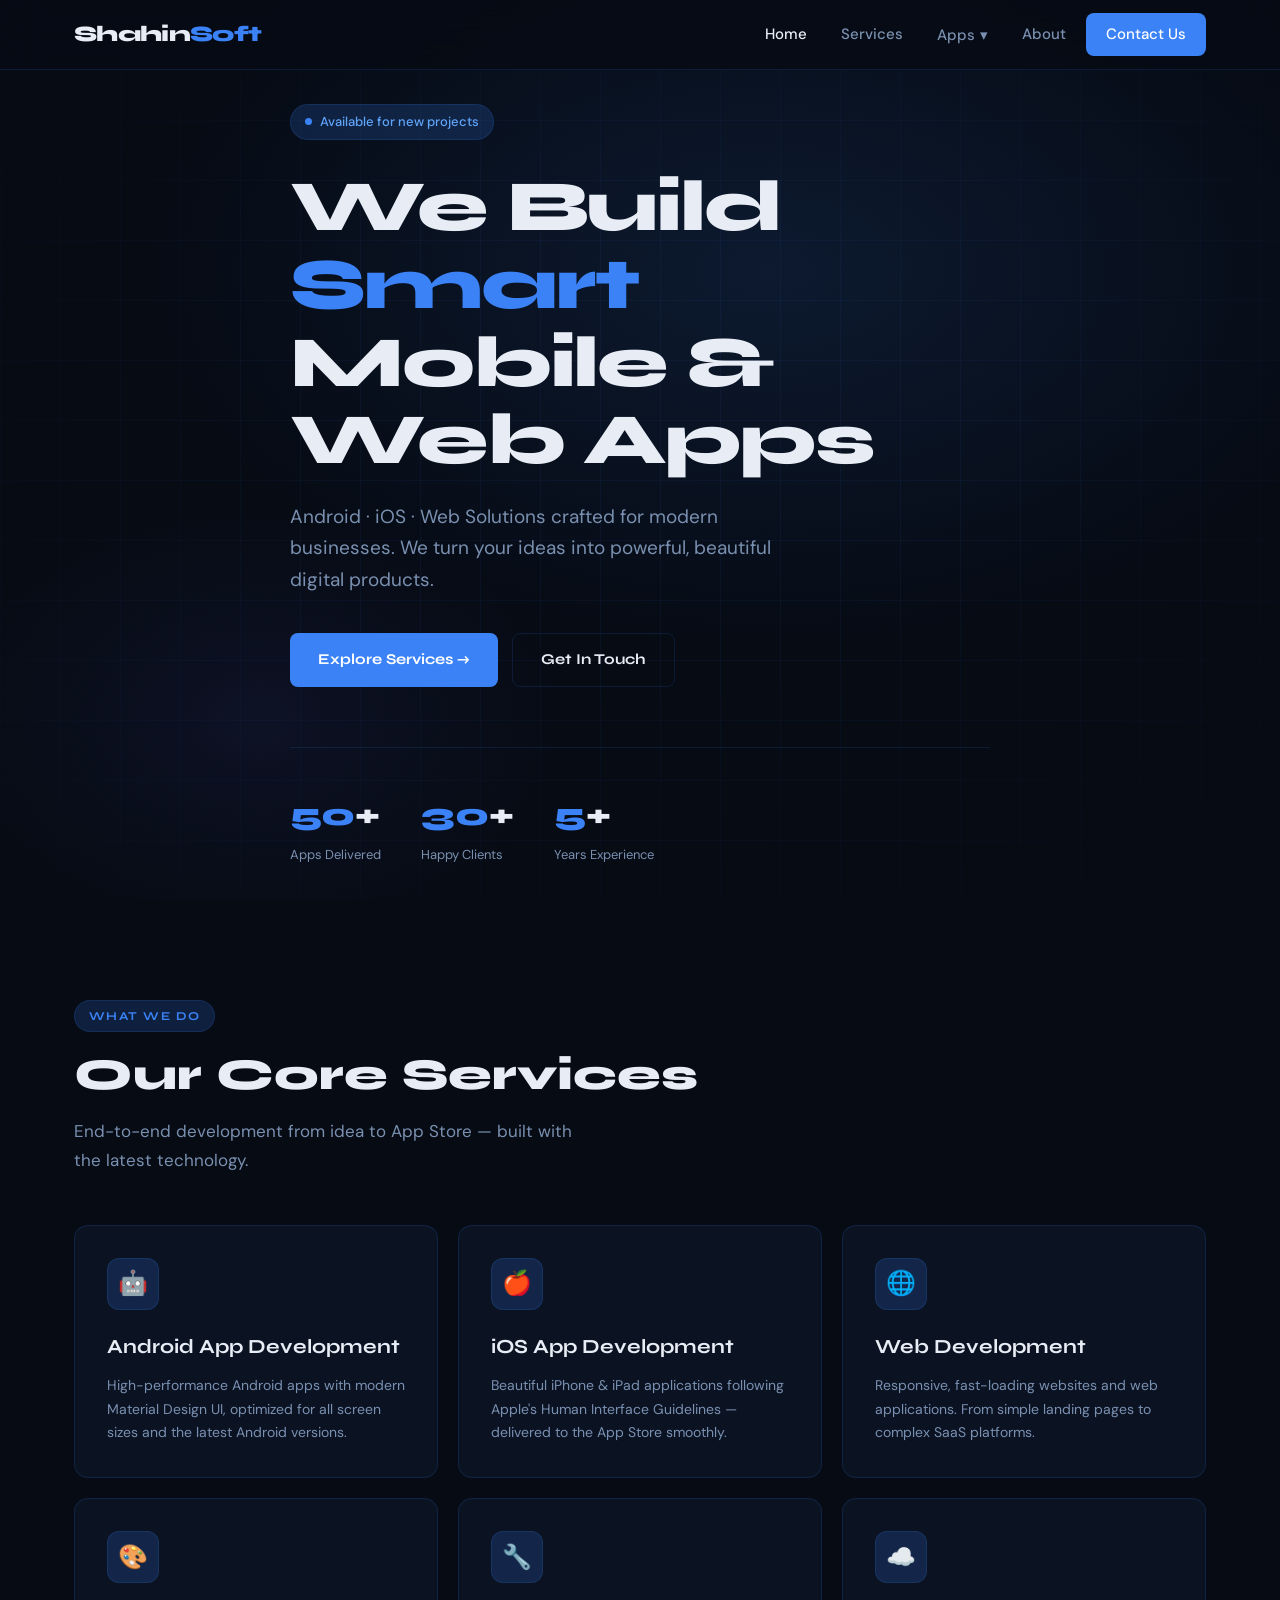
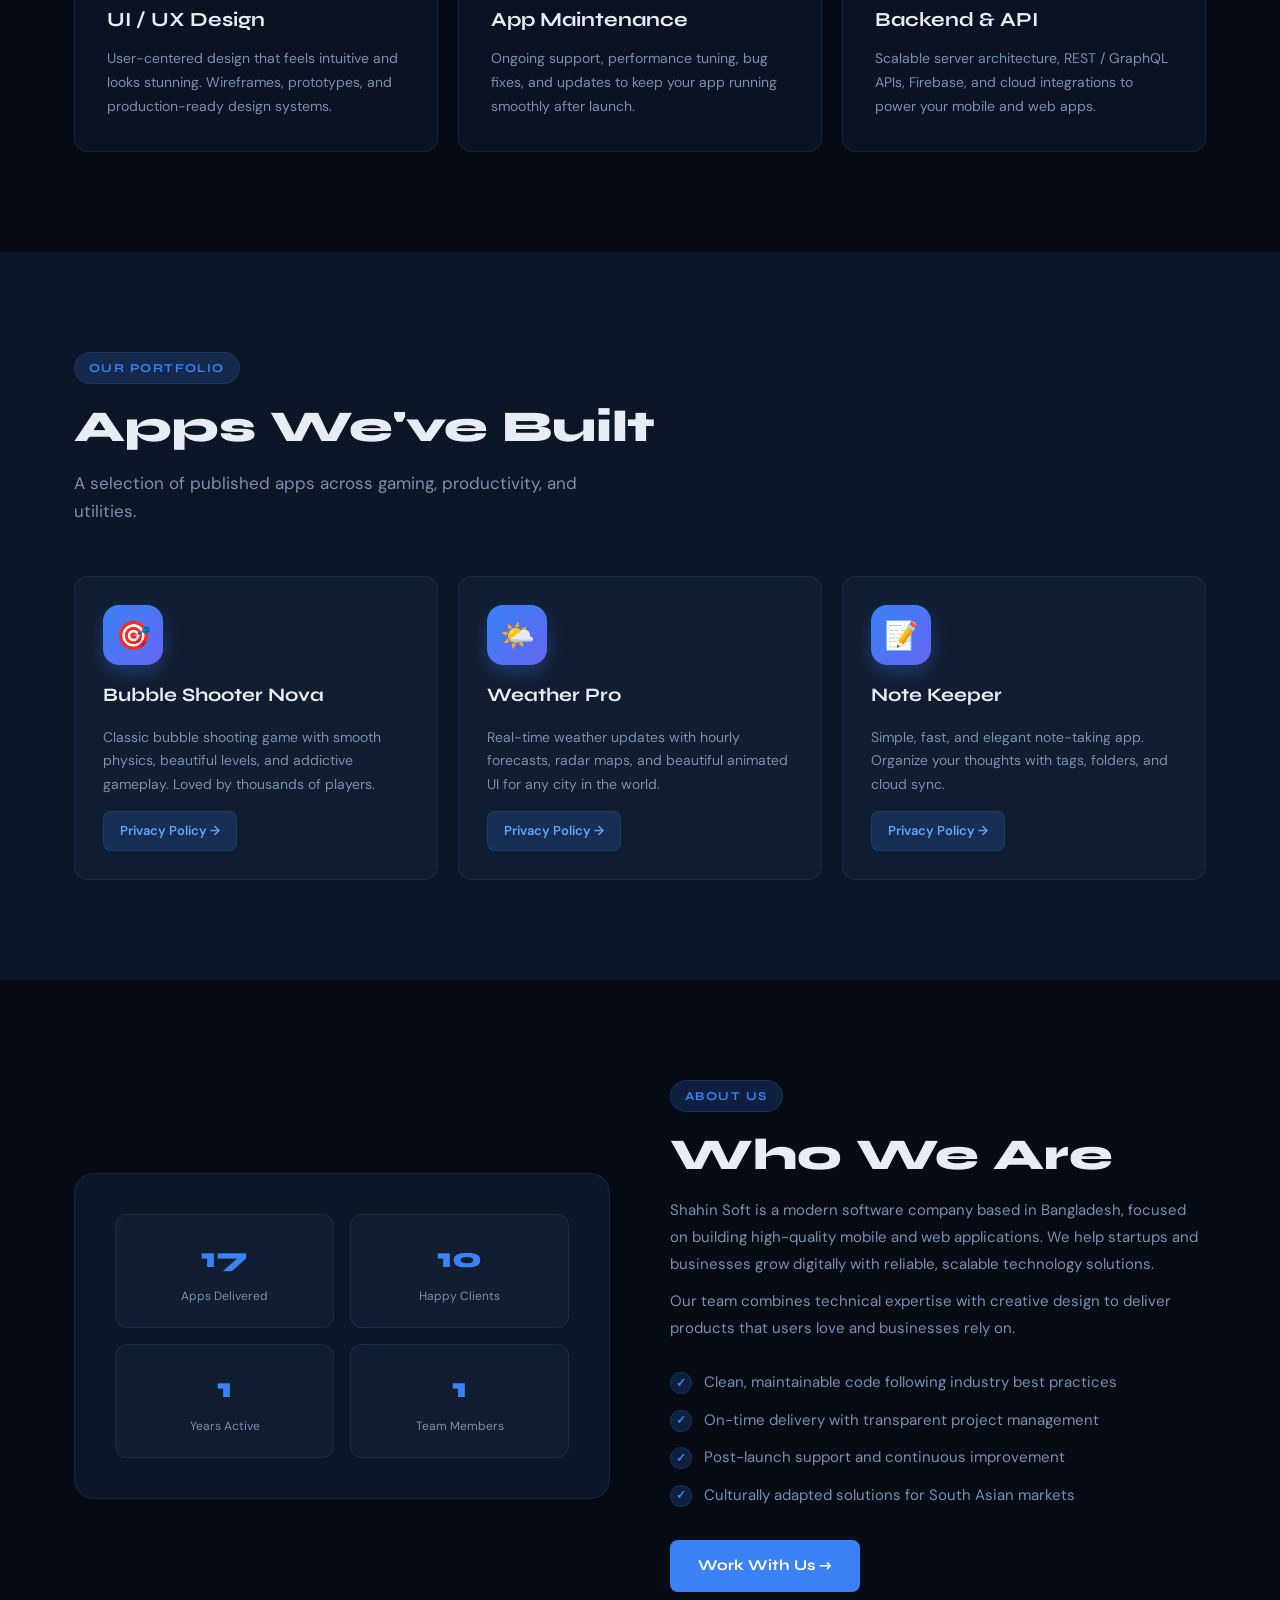
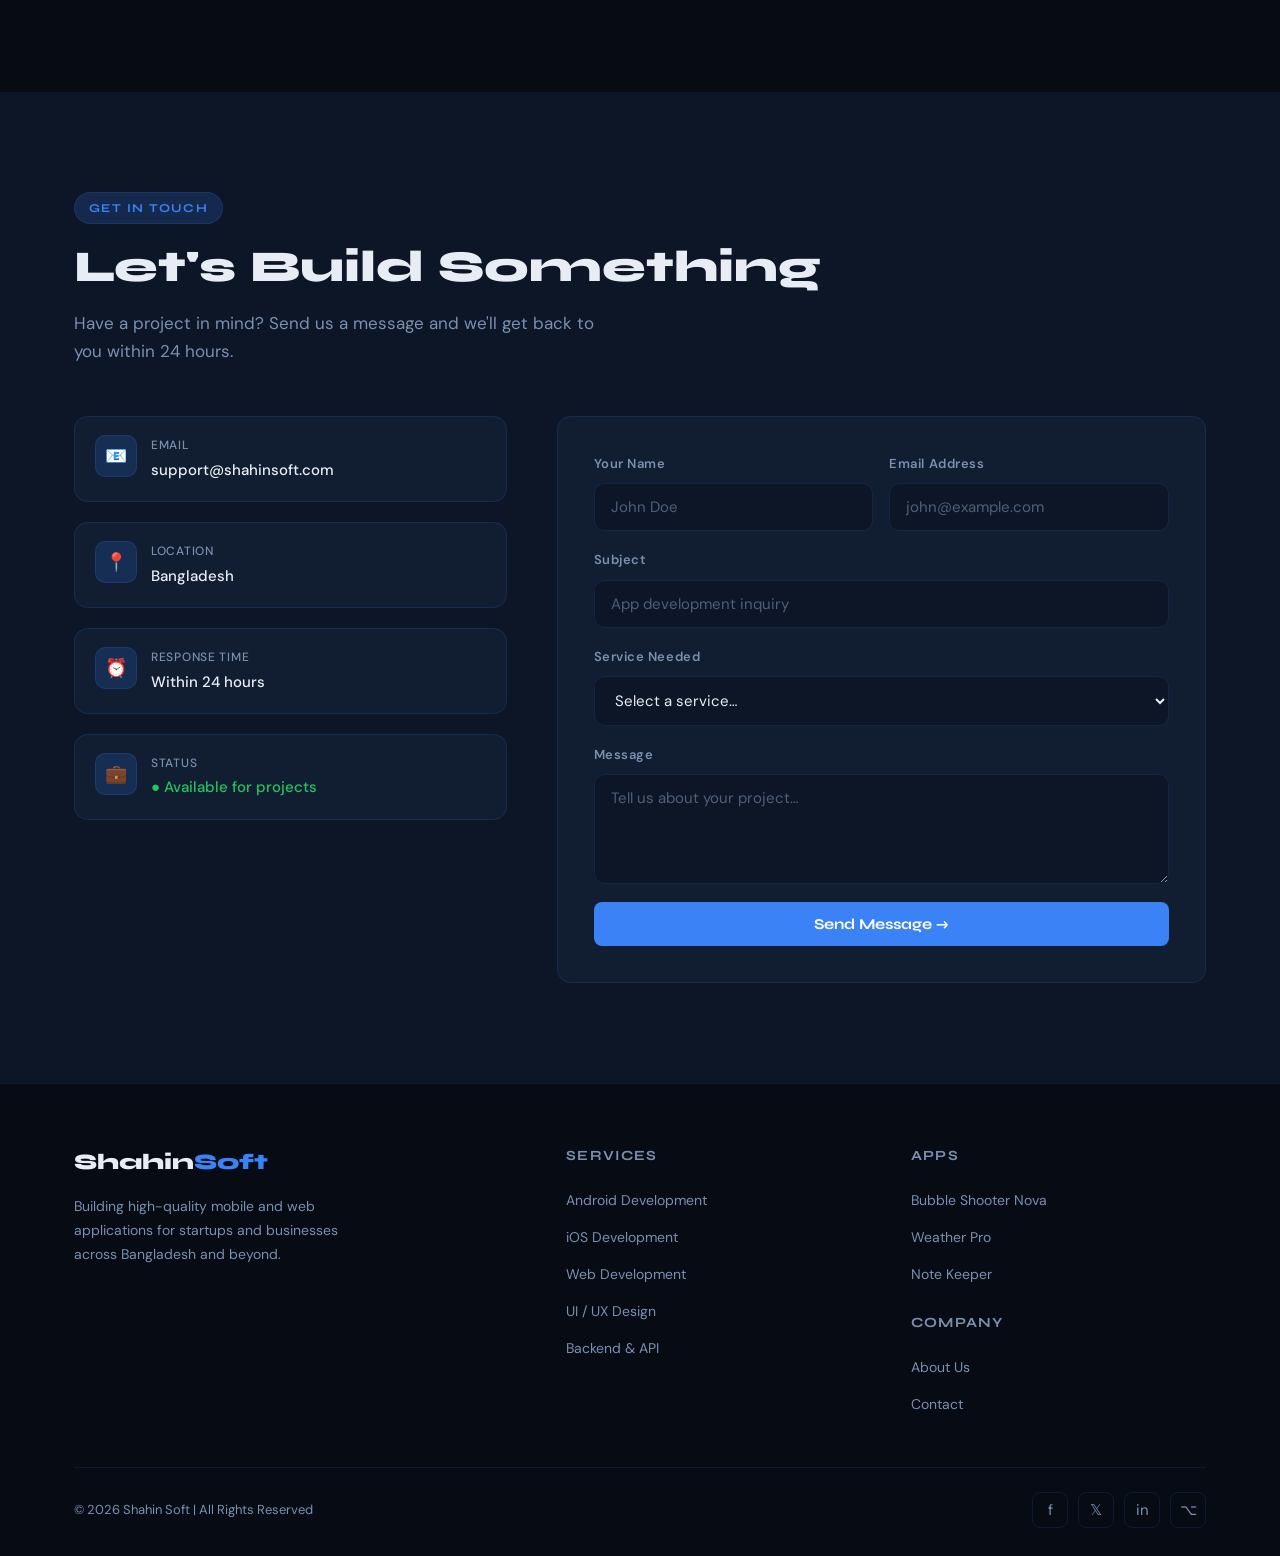
<file: index.html>
<!DOCTYPE html>
<html lang="en">
<head>
  <meta charset="UTF-8" />
  <meta name="viewport" content="width=device-width, initial-scale=1.0" />
  <meta name="description" content="Shahin Soft — Professional mobile & web app development company from Bangladesh." />
  <title>Shahin Soft | Mobile & Web App Development</title>
  <link rel="stylesheet" href="css/style.css" />
  <link rel="icon" href="assets/favicon.ico" type="image/x-icon" />
</head>

<body>

<!-- ══════════════════════════════════════
     NAVBAR
══════════════════════════════════════ -->
<header class="navbar" role="banner">
  <nav class="nav-inner" aria-label="Main navigation">

    <!-- Logo -->
    <a href="#home" class="nav-logo">Shahin<span>Soft</span></a>

    <!-- Desktop Links -->
    <ul class="nav-links" role="list">
      <li><a href="#home">Home</a></li>
      <li><a href="#services">Services</a></li>
      <li class="nav-dropdown">
        <button class="nav-link-btn" aria-haspopup="true" aria-expanded="false">
          Apps <span>▾</span>
        </button>
        <div class="nav-dropdown-menu" role="menu">
          <a href="pages/app1.html" role="menuitem">
            🎯 Bubble Shooter Nova
          </a>
          <a href="pages/juice_pop_nova_privacy_policy.html" role="menuitem">
            🍹 Juice Pop Nova
          </a>
          <a href="pages/app3.html" role="menuitem">
            📝 Note Keeper
          </a>
        </div>
      </li>
      <li><a href="#about">About</a></li>
      <li><a href="#contact" class="nav-cta">Contact Us</a></li>
    </ul>

    <!-- Hamburger -->
    <button class="hamburger" aria-label="Toggle menu" aria-expanded="false">
      <span></span><span></span><span></span>
    </button>
  </nav>
</header>

<!-- Mobile Nav -->
<nav class="mobile-nav" aria-label="Mobile navigation">
  <a href="#home">Home</a>
  <a href="#services">Services</a>

  <button class="mob-toggle" data-target="mob-apps-menu">
    Apps <span class="mob-arrow">▾</span>
  </button>
  <div class="mob-submenu" id="mob-apps-menu">
    <a href="pages/app1.html">🎯 Bubble Shooter Nova</a>
    <a href="pages/app2.html">🌤️ Weather Pro</a>
    <a href="pages/app3.html">📝 Note Keeper</a>
  </div>

  <a href="#about">About</a>
  <a href="#contact">Contact</a>
</nav>


<!-- ══════════════════════════════════════
     HERO
══════════════════════════════════════ -->
<section id="home" class="hero">
  <div class="hero-bg"></div>
  <div class="hero-grid"></div>

  <div class="container">
    <div class="hero-content fade-up">
      <div class="hero-badge">Available for new projects</div>

      <h1>
        We Build <span class="highlight">Smart</span><br />
        Mobile & Web Apps
      </h1>

      <p class="hero-desc">
        Android · iOS · Web Solutions crafted for modern businesses.
        We turn your ideas into powerful, beautiful digital products.
      </p>

      <div class="hero-btns">
        <a href="#services" class="btn btn-primary">
          Explore Services →
        </a>
        <a href="#contact" class="btn btn-outline">
          Get In Touch
        </a>
      </div>

      <div class="hero-stats">
        <div class="stat-item">
          <div class="num"><span data-count="50">0</span>+</div>
          <div class="lbl">Apps Delivered</div>
        </div>
        <div class="stat-item">
          <div class="num"><span data-count="30">0</span>+</div>
          <div class="lbl">Happy Clients</div>
        </div>
        <div class="stat-item">
          <div class="num"><span data-count="5">0</span>+</div>
          <div class="lbl">Years Experience</div>
        </div>
      </div>
    </div>
  </div>
</section>


<!-- ══════════════════════════════════════
     SERVICES
══════════════════════════════════════ -->
<section id="services" class="section">
  <div class="container">
    <div class="reveal">
      <div class="section-tag">What We Do</div>
      <h2 class="section-title">Our Core Services</h2>
      <p class="section-sub">
        End-to-end development from idea to App Store — built with the latest technology.
      </p>
    </div>

    <div class="services-grid reveal-stagger">
      <div class="service-card">
        <div class="service-icon">🤖</div>
        <h3>Android App Development</h3>
        <p>
          High-performance Android apps with modern Material Design UI,
          optimized for all screen sizes and the latest Android versions.
        </p>
      </div>

      <div class="service-card">
        <div class="service-icon">🍎</div>
        <h3>iOS App Development</h3>
        <p>
          Beautiful iPhone & iPad applications following Apple's Human
          Interface Guidelines — delivered to the App Store smoothly.
        </p>
      </div>

      <div class="service-card">
        <div class="service-icon">🌐</div>
        <h3>Web Development</h3>
        <p>
          Responsive, fast-loading websites and web applications.
          From simple landing pages to complex SaaS platforms.
        </p>
      </div>

      <div class="service-card">
        <div class="service-icon">🎨</div>
        <h3>UI / UX Design</h3>
        <p>
          User-centered design that feels intuitive and looks stunning.
          Wireframes, prototypes, and production-ready design systems.
        </p>
      </div>

      <div class="service-card">
        <div class="service-icon">🔧</div>
        <h3>App Maintenance</h3>
        <p>
          Ongoing support, performance tuning, bug fixes, and updates
          to keep your app running smoothly after launch.
        </p>
      </div>

      <div class="service-card">
        <div class="service-icon">☁️</div>
        <h3>Backend & API</h3>
        <p>
          Scalable server architecture, REST / GraphQL APIs, Firebase,
          and cloud integrations to power your mobile and web apps.
        </p>
      </div>
    </div>
  </div>
</section>


<!-- ══════════════════════════════════════
     APPS
══════════════════════════════════════ -->
<section id="apps" class="section apps-section">
  <div class="container">
    <div class="reveal">
      <div class="section-tag">Our Portfolio</div>
      <h2 class="section-title">Apps We've Built</h2>
      <p class="section-sub">
        A selection of published apps across gaming, productivity, and utilities.
      </p>
    </div>

    <div class="apps-grid reveal-stagger">
      <div class="app-card">
        <div class="app-icon">🎯</div>
        <h3>Bubble Shooter Nova</h3>
        <p>Classic bubble shooting game with smooth physics, beautiful levels, and addictive gameplay. Loved by thousands of players.</p>
        <a href="pages/app1.html" class="app-link">Privacy Policy →</a>
      </div>

      <div class="app-card">
        <div class="app-icon">🌤️</div>
        <h3>Weather Pro</h3>
        <p>Real-time weather updates with hourly forecasts, radar maps, and beautiful animated UI for any city in the world.</p>
        <a href="pages/app2.html" class="app-link">Privacy Policy →</a>
      </div>

      <div class="app-card">
        <div class="app-icon">📝</div>
        <h3>Note Keeper</h3>
        <p>Simple, fast, and elegant note-taking app. Organize your thoughts with tags, folders, and cloud sync.</p>
        <a href="pages/app3.html" class="app-link">Privacy Policy →</a>
      </div>
    </div>
  </div>
</section>


<!-- ══════════════════════════════════════
     ABOUT
══════════════════════════════════════ -->
<section id="about" class="section">
  <div class="container">
    <div class="about-inner">

      <!-- Left: Visual -->
      <div class="about-visual reveal">
        <div class="about-visual-box">
          <div class="about-mini-card">
            <div class="num" data-count="50">0</div>
            <div class="lbl">Apps Delivered</div>
          </div>
          <div class="about-mini-card">
            <div class="num" data-count="30">0</div>
            <div class="lbl">Happy Clients</div>
          </div>
          <div class="about-mini-card">
            <div class="num" data-count="5">0</div>
            <div class="lbl">Years Active</div>
          </div>
          <div class="about-mini-card">
            <div class="num" data-count="4">0</div>
            <div class="lbl">Team Members</div>
          </div>
        </div>
      </div>

      <!-- Right: Text -->
      <div class="reveal">
        <div class="section-tag">About Us</div>
        <h2 class="section-title">Who We Are</h2>
        <p style="color: var(--text-muted); font-size: 15px; line-height: 1.8; margin-bottom: 10px;">
          Shahin Soft is a modern software company based in Bangladesh, focused on building
          high-quality mobile and web applications. We help startups and businesses grow
          digitally with reliable, scalable technology solutions.
        </p>
        <p style="color: var(--text-muted); font-size: 15px; line-height: 1.8;">
          Our team combines technical expertise with creative design to deliver products
          that users love and businesses rely on.
        </p>
        <ul class="about-list">
          <li>Clean, maintainable code following industry best practices</li>
          <li>On-time delivery with transparent project management</li>
          <li>Post-launch support and continuous improvement</li>
          <li>Culturally adapted solutions for South Asian markets</li>
        </ul>
        <div style="margin-top: 32px;">
          <a href="#contact" class="btn btn-primary">Work With Us →</a>
        </div>
      </div>

    </div>
  </div>
</section>


<!-- ══════════════════════════════════════
     CONTACT
══════════════════════════════════════ -->
<section id="contact" class="section contact-section">
  <div class="container">
    <div class="reveal" style="margin-bottom: 50px;">
      <div class="section-tag">Get In Touch</div>
      <h2 class="section-title">Let's Build Something</h2>
      <p class="section-sub">
        Have a project in mind? Send us a message and we'll get back to you within 24 hours.
      </p>
    </div>

    <div class="contact-inner">
      <!-- Info -->
      <div class="contact-info reveal">
        <div class="contact-item">
          <div class="contact-item-icon">📧</div>
          <div class="contact-item-text">
            <div class="label">Email</div>
            <div class="value">support@shahinsoft.com</div>
          </div>
        </div>
        <div class="contact-item">
          <div class="contact-item-icon">📍</div>
          <div class="contact-item-text">
            <div class="label">Location</div>
            <div class="value">Bangladesh</div>
          </div>
        </div>
        <div class="contact-item">
          <div class="contact-item-icon">⏰</div>
          <div class="contact-item-text">
            <div class="label">Response Time</div>
            <div class="value">Within 24 hours</div>
          </div>
        </div>
        <div class="contact-item">
          <div class="contact-item-icon">💼</div>
          <div class="contact-item-text">
            <div class="label">Status</div>
            <div class="value" style="color: #22c55e;">● Available for projects</div>
          </div>
        </div>
      </div>

      <!-- Form -->
      <form class="contact-form reveal" id="contactForm" novalidate>
        <div class="form-row">
          <div class="form-group">
            <label for="name">Your Name</label>
            <input type="text" id="name" name="name" placeholder="John Doe" required />
          </div>
          <div class="form-group">
            <label for="email">Email Address</label>
            <input type="email" id="email" name="email" placeholder="john@example.com" required />
          </div>
        </div>

        <div class="form-group">
          <label for="subject">Subject</label>
          <input type="text" id="subject" name="subject" placeholder="App development inquiry" />
        </div>

        <div class="form-group">
          <label for="service">Service Needed</label>
          <select id="service" name="service">
            <option value="">Select a service…</option>
            <option>Android App Development</option>
            <option>iOS App Development</option>
            <option>Web Development</option>
            <option>UI / UX Design</option>
            <option>Backend & API</option>
            <option>Other</option>
          </select>
        </div>

        <div class="form-group">
          <label for="message">Message</label>
          <textarea id="message" name="message" placeholder="Tell us about your project…" required></textarea>
        </div>

        <button type="submit" class="btn btn-primary form-submit" style="width: 100%; justify-content: center;">
          Send Message →
        </button>
      </form>
    </div>
  </div>
</section>


<!-- ══════════════════════════════════════
     FOOTER
══════════════════════════════════════ -->
<footer class="footer">
  <div class="container">
    <div class="footer-grid">
      <div class="footer-brand">
        <div class="logo">Shahin<span>Soft</span></div>
        <p>
          Building high-quality mobile and web applications for startups
          and businesses across Bangladesh and beyond.
        </p>
      </div>

      <div class="footer-col">
        <h4>Services</h4>
        <ul>
          <li><a href="#services">Android Development</a></li>
          <li><a href="#services">iOS Development</a></li>
          <li><a href="#services">Web Development</a></li>
          <li><a href="#services">UI / UX Design</a></li>
          <li><a href="#services">Backend & API</a></li>
        </ul>
      </div>

      <div class="footer-col">
        <h4>Apps</h4>
        <ul>
          <li><a href="pages/app1.html">Bubble Shooter Nova</a></li>
          <li><a href="pages/app2.html">Weather Pro</a></li>
          <li><a href="pages/app3.html">Note Keeper</a></li>
        </ul>
        <h4 style="margin-top: 24px;">Company</h4>
        <ul>
          <li><a href="#about">About Us</a></li>
          <li><a href="#contact">Contact</a></li>
        </ul>
      </div>
    </div>

    <div class="footer-bottom">
      <p>© 2026 Shahin Soft | All Rights Reserved</p>
      <div class="footer-socials">
        <a href="#" aria-label="Facebook" title="Facebook">f</a>
        <a href="#" aria-label="Twitter" title="Twitter">𝕏</a>
        <a href="#" aria-label="LinkedIn" title="LinkedIn">in</a>
        <a href="#" aria-label="GitHub" title="GitHub">⌥</a>
      </div>
    </div>
  </div>
</footer>


<script src="js/main.js"></script>
</body>
</html>
</file>
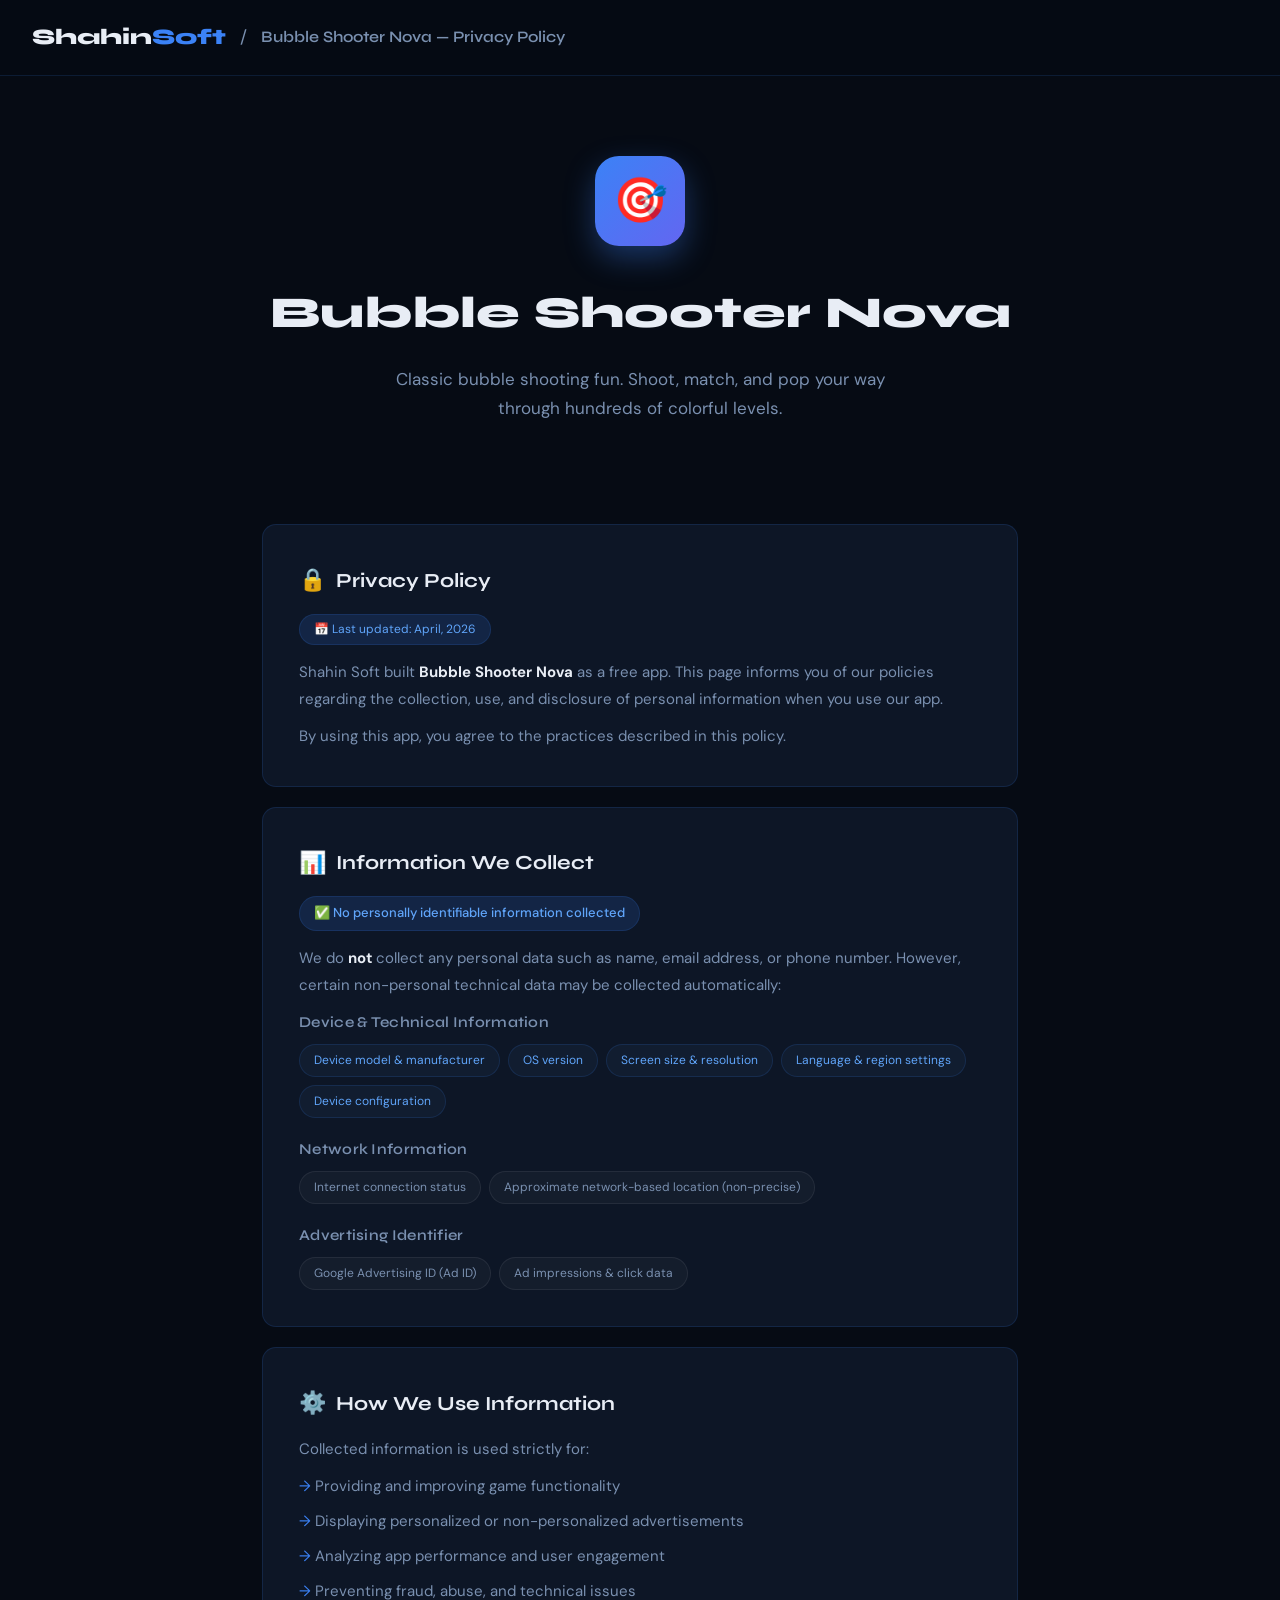
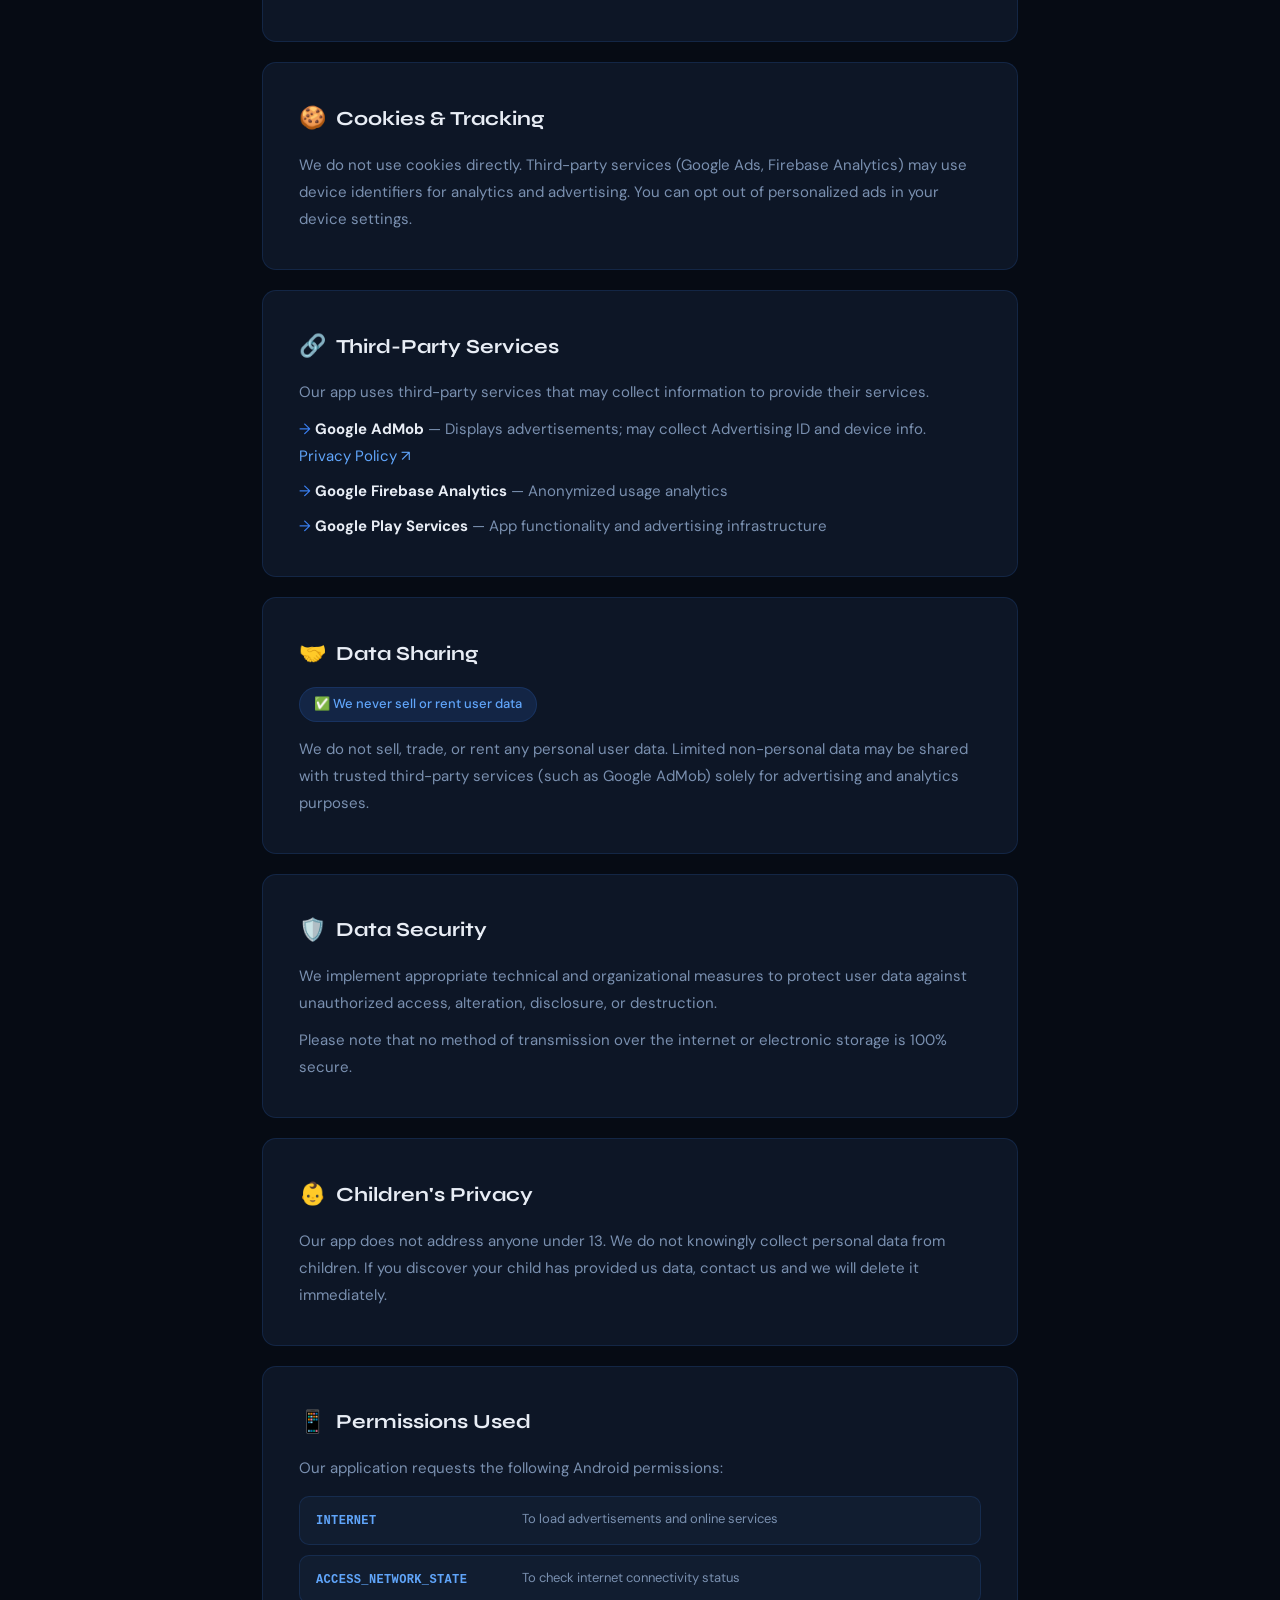
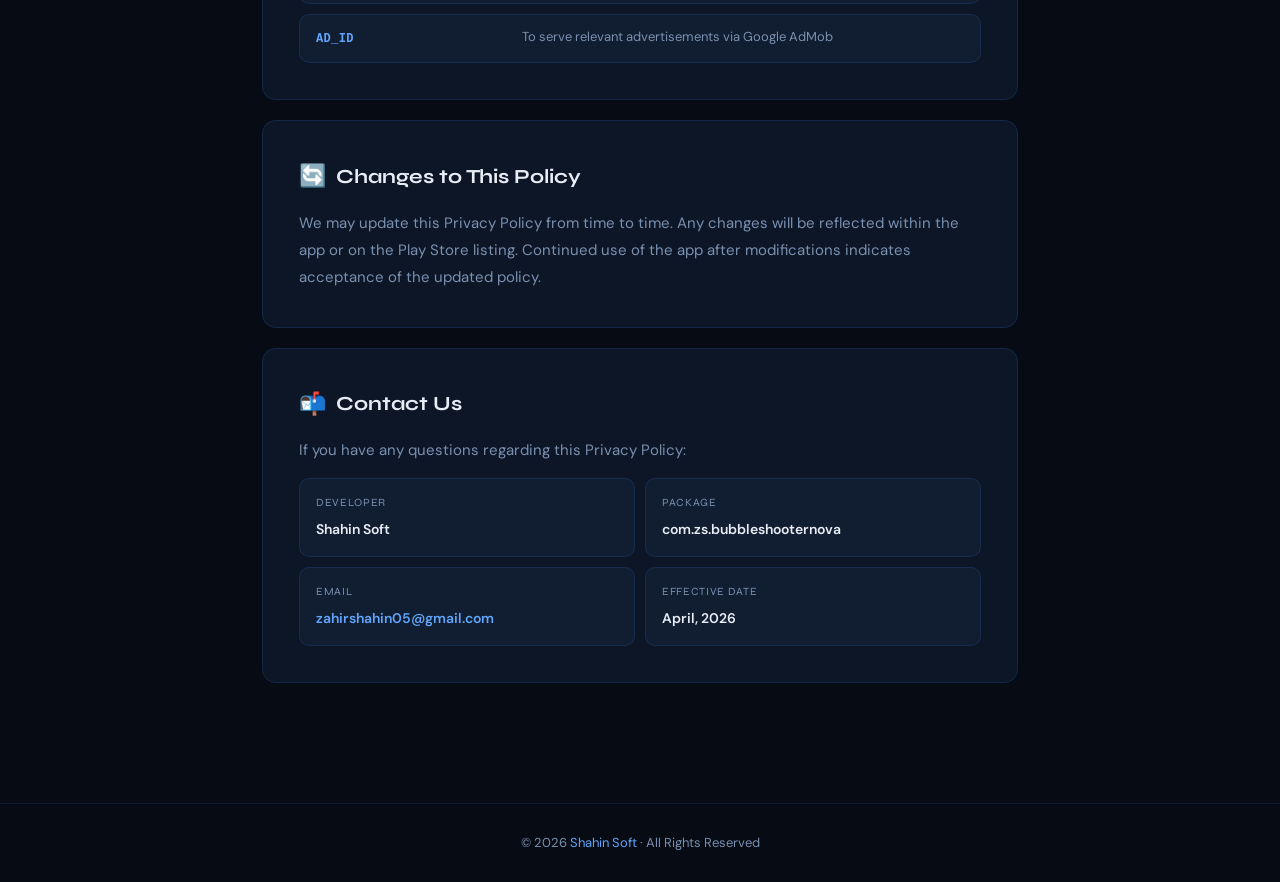
<file: pages/app1.html>
<!DOCTYPE html>
<html lang="en">
<head>
  <meta charset="UTF-8" />
  <meta name="viewport" content="width=device-width, initial-scale=1.0" />
  <title>Bubble Shooter Nova — Privacy Policy | Shahin Soft</title>
  <link rel="preconnect" href="https://fonts.googleapis.com" />
  <link rel="preconnect" href="https://fonts.gstatic.com" crossorigin />
  <link href="https://fonts.googleapis.com/css2?family=Syne:wght@400;600;700;800&family=DM+Sans:wght@300;400;500&display=swap" rel="stylesheet" />
  <style>
    :root {
      --bg:          #060b14;
      --bg2:         #0d1626;
      --bg3:         #111d30;
      --accent:      #3b82f6;
      --accent2:     #60a5fa;
      --accent-glow: rgba(59,130,246,0.15);
      --border:      rgba(59,130,246,0.15);
      --text:        #e8edf5;
      --text-muted:  #7a90b0;
      --radius:      14px;
      --font-head:   'Syne', sans-serif;
      --font-body:   'DM Sans', sans-serif;
    }

    *, *::before, *::after { box-sizing: border-box; margin: 0; padding: 0; }
    html { scroll-behavior: smooth; }

    body {
      font-family: var(--font-body);
      background: var(--bg);
      color: var(--text);
      line-height: 1.75;
    }

    /* NAV */
    .page-nav {
      background: rgba(6,11,20,0.95);
      border-bottom: 1px solid var(--border);
      padding: 18px 32px;
      display: flex;
      align-items: center;
      gap: 14px;
      position: sticky;
      top: 0;
      z-index: 10;
      backdrop-filter: blur(8px);
    }
    .page-nav a {
      font-family: var(--font-head);
      font-size: 22px;
      font-weight: 800;
      color: var(--text);
      text-decoration: none;
    }
    .page-nav a span { color: var(--accent); }
    .page-nav .sep { color: var(--text-muted); font-size: 18px; }
    .page-nav .page-title {
      font-family: var(--font-head);
      font-size: 16px;
      font-weight: 600;
      color: var(--text-muted);
    }

    /* HERO */
    .app-hero {
      padding: 80px 32px 60px;
      max-width: 820px;
      margin: 0 auto;
      text-align: center;
    }
    .app-hero-icon {
      width: 90px; height: 90px;
      border-radius: 24px;
      display: flex;
      align-items: center;
      justify-content: center;
      font-size: 44px;
      margin: 0 auto 28px;
      box-shadow: 0 12px 30px rgba(59,130,246,0.35);
    }
    .app-hero h1 {
      font-family: var(--font-head);
      font-size: clamp(28px, 5vw, 44px);
      font-weight: 800;
      margin-bottom: 14px;
    }
    .app-hero p {
      font-size: 17px;
      color: var(--text-muted);
      max-width: 520px;
      margin: 0 auto;
    }

    /* CONTENT */
    .privacy-content {
      max-width: 820px;
      margin: 0 auto;
      padding: 40px 32px 100px;
    }

    /* CARD */
    .privacy-card {
      background: var(--bg2);
      border: 1px solid var(--border);
      border-radius: var(--radius);
      padding: 36px;
      margin-bottom: 20px;
    }
    .privacy-card h2 {
      font-family: var(--font-head);
      font-size: 20px;
      font-weight: 700;
      margin-bottom: 14px;
      display: flex;
      align-items: center;
      gap: 10px;
      color: var(--text);
    }
    .privacy-card h2 span { font-size: 22px; }
    .privacy-card p,
    .privacy-card li {
      font-size: 15px;
      color: var(--text-muted);
      line-height: 1.8;
    }
    .privacy-card p + p { margin-top: 10px; }
    .privacy-card strong { color: var(--text); }
    .privacy-card a { color: var(--accent2); text-decoration: none; }
    .privacy-card a:hover { text-decoration: underline; }

    .privacy-card ul {
      list-style: none;
      padding: 0;
      margin-top: 10px;
      display: flex;
      flex-direction: column;
      gap: 8px;
    }
    .privacy-card ul li::before {
      content: '→ ';
      color: var(--accent);
    }

    /* badge */
    .date-badge {
      display: inline-block;
      font-size: 12px;
      background: var(--accent-glow);
      color: var(--accent2);
      border-radius: 20px;
      padding: 4px 14px;
      border: 1px solid var(--border);
      margin-bottom: 14px;
      font-family: var(--font-body);
    }
    .no-collect-badge {
      display: inline-flex;
      align-items: center;
      gap: 6px;
      font-size: 13px;
      background: var(--accent-glow);
      color: var(--accent2);
      border: 1px solid var(--border);
      border-radius: 20px;
      padding: 5px 14px;
      margin-bottom: 14px;
      font-weight: 500;
    }

    /* chip groups */
    .chip-section-label {
      font-size: 13px;
      font-weight: 600;
      color: var(--text);
      margin-top: 18px;
      margin-bottom: 8px;
      font-family: var(--font-head);
      letter-spacing: .02em;
    }
    .chip-row { display: flex; flex-wrap: wrap; gap: 8px; }
    .chip {
      font-size: 12px;
      padding: 5px 14px;
      border-radius: 20px;
      background: var(--bg3);
      color: var(--accent2);
      border: 1px solid var(--border);
      font-family: var(--font-body);
    }
    .chip.dim {
      color: var(--text-muted);
      background: rgba(255,255,255,0.03);
      border-color: rgba(255,255,255,0.07);
    }

    /* permissions */
    .perm-row { display: flex; flex-direction: column; gap: 10px; margin-top: 14px; }
    .perm-item {
      display: flex;
      gap: 16px;
      align-items: flex-start;
      padding: 12px 16px;
      background: var(--bg3);
      border: 1px solid var(--border);
      border-radius: 10px;
    }
    .perm-name {
      font-size: 12px;
      font-weight: 700;
      color: var(--accent2);
      font-family: monospace;
      min-width: 190px;
      padding-top: 2px;
      letter-spacing: .03em;
    }
    .perm-desc { font-size: 13px; color: var(--text-muted); line-height: 1.5; }

    /* contact grid */
    .contact-grid {
      display: grid;
      grid-template-columns: 1fr 1fr;
      gap: 10px;
      margin-top: 14px;
    }
    .contact-item {
      background: var(--bg3);
      border: 1px solid var(--border);
      border-radius: 10px;
      padding: 14px 16px;
    }
    .contact-item .label {
      font-size: 11px;
      text-transform: uppercase;
      letter-spacing: .06em;
      color: var(--text-muted);
      margin-bottom: 5px;
      font-family: var(--font-head);
    }
    .contact-item .value {
      font-size: 14px;
      font-weight: 600;
      color: var(--text);
      font-family: var(--font-body);
    }
    .contact-item .value a { color: var(--accent2); text-decoration: none; }

    /* footer */
    .page-footer {
      text-align: center;
      padding: 28px;
      border-top: 1px solid var(--border);
      color: var(--text-muted);
      font-size: 13px;
      font-family: var(--font-body);
    }
    .page-footer a { color: var(--accent2); text-decoration: none; }
    .page-footer a:hover { text-decoration: underline; }

    @media (max-width: 560px) {
      .page-nav { padding: 14px 20px; }
      .app-hero { padding: 52px 20px 40px; }
      .privacy-content { padding: 28px 16px 80px; }
      .privacy-card { padding: 24px 20px; }
      .contact-grid { grid-template-columns: 1fr; }
      .perm-name { min-width: 130px; }
    }
  </style>
</head>
<body>

<nav class="page-nav">
  <a href="#">Shahin<span>Soft</span></a>
  <span class="sep">/</span>
  <span class="page-title">Bubble Shooter Nova — Privacy Policy</span>
</nav>

<div class="app-hero">
  <div class="app-hero-icon" style="background:linear-gradient(135deg,#3b82f6,#6366f1);">🎯</div>
  <h1>Bubble Shooter Nova</h1>
  <p>Classic bubble shooting fun. Shoot, match, and pop your way through hundreds of colorful levels.</p>
</div>

<div class="privacy-content">

  <div class="privacy-card">
    <h2><span>🔒</span> Privacy Policy</h2>
    <span class="date-badge">📅 Last updated: April, 2026</span>
    <p>Shahin Soft built <strong>Bubble Shooter Nova</strong> as a free app. This page informs you of our policies regarding the collection, use, and disclosure of personal information when you use our app.</p>
    <p>By using this app, you agree to the practices described in this policy.</p>
  </div>

  <div class="privacy-card">
    <h2><span>📊</span> Information We Collect</h2>
    <div class="no-collect-badge">✅ No personally identifiable information collected</div>
    <p>We do <strong>not</strong> collect any personal data such as name, email address, or phone number. However, certain non-personal technical data may be collected automatically:</p>

    <p class="chip-section-label">Device &amp; Technical Information</p>
    <div class="chip-row">
      <span class="chip">Device model &amp; manufacturer</span>
      <span class="chip">OS version</span>
      <span class="chip">Screen size &amp; resolution</span>
      <span class="chip">Language &amp; region settings</span>
      <span class="chip">Device configuration</span>
    </div>

    <p class="chip-section-label">Network Information</p>
    <div class="chip-row">
      <span class="chip dim">Internet connection status</span>
      <span class="chip dim">Approximate network-based location (non-precise)</span>
    </div>

    <p class="chip-section-label">Advertising Identifier</p>
    <div class="chip-row">
      <span class="chip dim">Google Advertising ID (Ad ID)</span>
      <span class="chip dim">Ad impressions &amp; click data</span>
    </div>
  </div>

  <div class="privacy-card">
    <h2><span>⚙️</span> How We Use Information</h2>
    <p>Collected information is used strictly for:</p>
    <ul>
      <li>Providing and improving game functionality</li>
      <li>Displaying personalized or non-personalized advertisements</li>
      <li>Analyzing app performance and user engagement</li>
      <li>Preventing fraud, abuse, and technical issues</li>
    </ul>
  </div>

  <div class="privacy-card">
    <h2><span>🍪</span> Cookies &amp; Tracking</h2>
    <p>We do not use cookies directly. Third-party services (Google Ads, Firebase Analytics) may use device identifiers for analytics and advertising. You can opt out of personalized ads in your device settings.</p>
  </div>

  <div class="privacy-card">
    <h2><span>🔗</span> Third-Party Services</h2>
    <p>Our app uses third-party services that may collect information to provide their services.</p>
    <ul>
      <li><strong>Google AdMob</strong> — Displays advertisements; may collect Advertising ID and device info. <a href="https://policies.google.com/privacy" target="_blank" rel="noopener">Privacy Policy ↗</a></li>
      <li><strong>Google Firebase Analytics</strong> — Anonymized usage analytics</li>
      <li><strong>Google Play Services</strong> — App functionality and advertising infrastructure</li>
    </ul>
  </div>

  <div class="privacy-card">
    <h2><span>🤝</span> Data Sharing</h2>
    <div class="no-collect-badge">✅ We never sell or rent user data</div>
    <p>We do not sell, trade, or rent any personal user data. Limited non-personal data may be shared with trusted third-party services (such as Google AdMob) solely for advertising and analytics purposes.</p>
  </div>

  <div class="privacy-card">
    <h2><span>🛡️</span> Data Security</h2>
    <p>We implement appropriate technical and organizational measures to protect user data against unauthorized access, alteration, disclosure, or destruction.</p>
    <p>Please note that no method of transmission over the internet or electronic storage is 100% secure.</p>
  </div>

  <div class="privacy-card">
    <h2><span>👶</span> Children's Privacy</h2>
    <p>Our app does not address anyone under 13. We do not knowingly collect personal data from children. If you discover your child has provided us data, contact us and we will delete it immediately.</p>
  </div>

  <div class="privacy-card">
    <h2><span>📱</span> Permissions Used</h2>
    <p>Our application requests the following Android permissions:</p>
    <div class="perm-row">
      <div class="perm-item">
        <div class="perm-name">INTERNET</div>
        <div class="perm-desc">To load advertisements and online services</div>
      </div>
      <div class="perm-item">
        <div class="perm-name">ACCESS_NETWORK_STATE</div>
        <div class="perm-desc">To check internet connectivity status</div>
      </div>
      <div class="perm-item">
        <div class="perm-name">AD_ID</div>
        <div class="perm-desc">To serve relevant advertisements via Google AdMob</div>
      </div>
    </div>
  </div>

  <div class="privacy-card">
    <h2><span>🔄</span> Changes to This Policy</h2>
    <p>We may update this Privacy Policy from time to time. Any changes will be reflected within the app or on the Play Store listing. Continued use of the app after modifications indicates acceptance of the updated policy.</p>
  </div>

  <div class="privacy-card">
    <h2><span>📬</span> Contact Us</h2>
    <p>If you have any questions regarding this Privacy Policy:</p>
    <div class="contact-grid">
      <div class="contact-item">
        <div class="label">Developer</div>
        <div class="value">Shahin Soft</div>
      </div>
      <div class="contact-item">
        <div class="label">Package</div>
        <div class="value">com.zs.bubbleshooternova</div>
      </div>
      <div class="contact-item">
        <div class="label">Email</div>
        <div class="value"><a href="mailto:support@shahinsoft.com">zahirshahin05@gmail.com</a></div>
      </div>
      <div class="contact-item">
        <div class="label">Effective Date</div>
        <div class="value">April, 2026</div>
      </div>
    </div>
  </div>

</div>

<footer class="page-footer">
  © 2026 <a href="#">Shahin Soft</a> · All Rights Reserved
</footer>

</body>
</html>
</file>
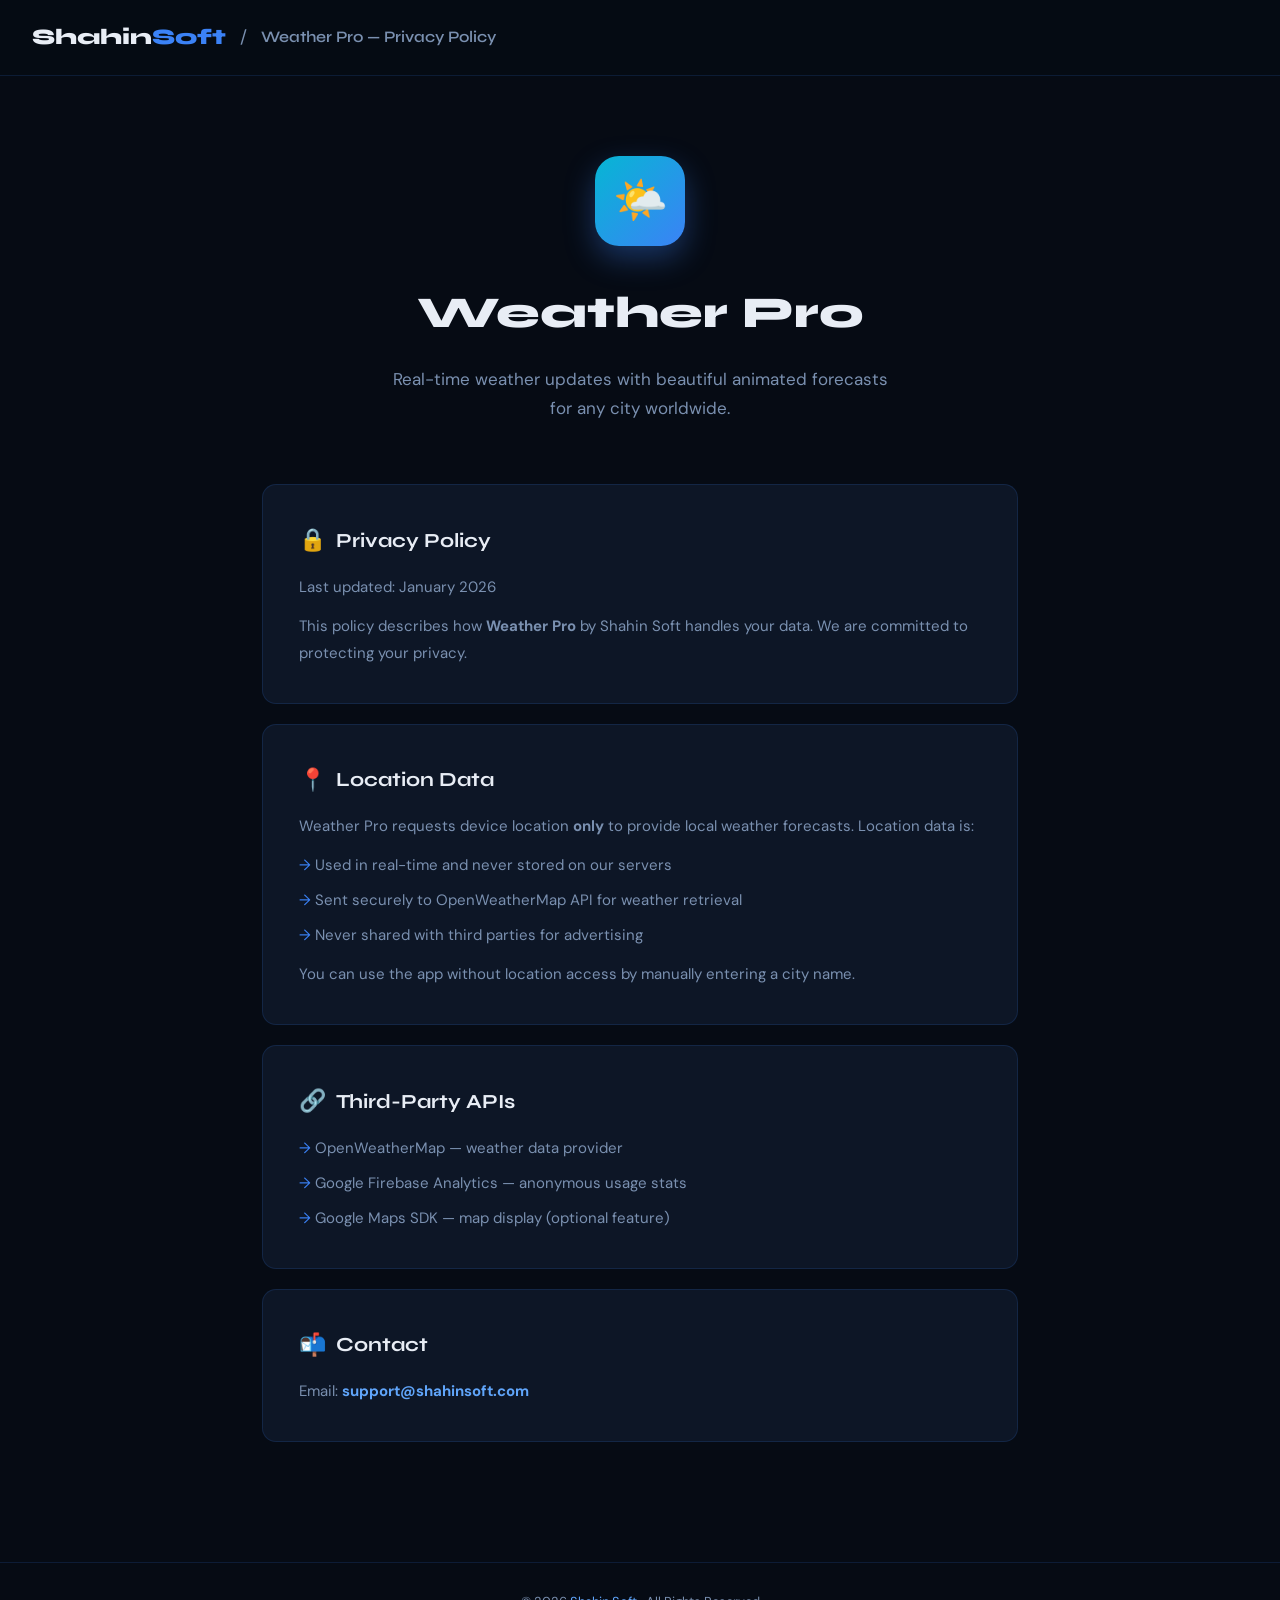
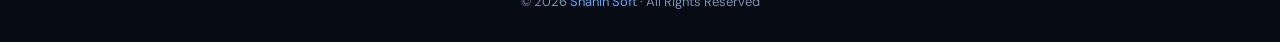
<file: pages/app2.html>
<!DOCTYPE html>
<html lang="en">
<head>
  <meta charset="UTF-8" />
  <meta name="viewport" content="width=device-width, initial-scale=1.0" />
  <title>Weather Pro — Privacy Policy | Shahin Soft</title>
  <link rel="stylesheet" href="../css/pages.css" />
</head>
<body>
<nav class="page-nav">
  <a href="../index.html">Shahin<span>Soft</span></a>
  <span class="sep">/</span>
  <span class="page-title">Weather Pro — Privacy Policy</span>
</nav>
<div class="app-hero">
  <div class="app-hero-icon" style="background:linear-gradient(135deg,#06b6d4,#3b82f6);">🌤️</div>
  <h1>Weather Pro</h1>
  <p>Real-time weather updates with beautiful animated forecasts for any city worldwide.</p>
</div>
<div class="privacy-content">
  <div class="privacy-card">
    <h2><span>🔒</span> Privacy Policy</h2>
    <p>Last updated: January 2026</p>
    <p style="margin-top:12px;">This policy describes how <strong>Weather Pro</strong> by Shahin Soft handles your data. We are committed to protecting your privacy.</p>
  </div>
  <div class="privacy-card">
    <h2><span>📍</span> Location Data</h2>
    <p>Weather Pro requests device location <strong>only</strong> to provide local weather forecasts. Location data is:</p>
    <ul style="margin-top:12px;">
      <li>Used in real-time and never stored on our servers</li>
      <li>Sent securely to OpenWeatherMap API for weather retrieval</li>
      <li>Never shared with third parties for advertising</li>
    </ul>
    <p style="margin-top:12px;">You can use the app without location access by manually entering a city name.</p>
  </div>
  <div class="privacy-card">
    <h2><span>🔗</span> Third-Party APIs</h2>
    <ul>
      <li>OpenWeatherMap — weather data provider</li>
      <li>Google Firebase Analytics — anonymous usage stats</li>
      <li>Google Maps SDK — map display (optional feature)</li>
    </ul>
  </div>
  <div class="privacy-card">
    <h2><span>📬</span> Contact</h2>
    <p>Email: <strong style="color:var(--accent2);">support@shahinsoft.com</strong></p>
  </div>
</div>
<footer class="page-footer">© 2026 <a href="../index.html">Shahin Soft</a> · All Rights Reserved</footer>
</body>
</html>
</file>
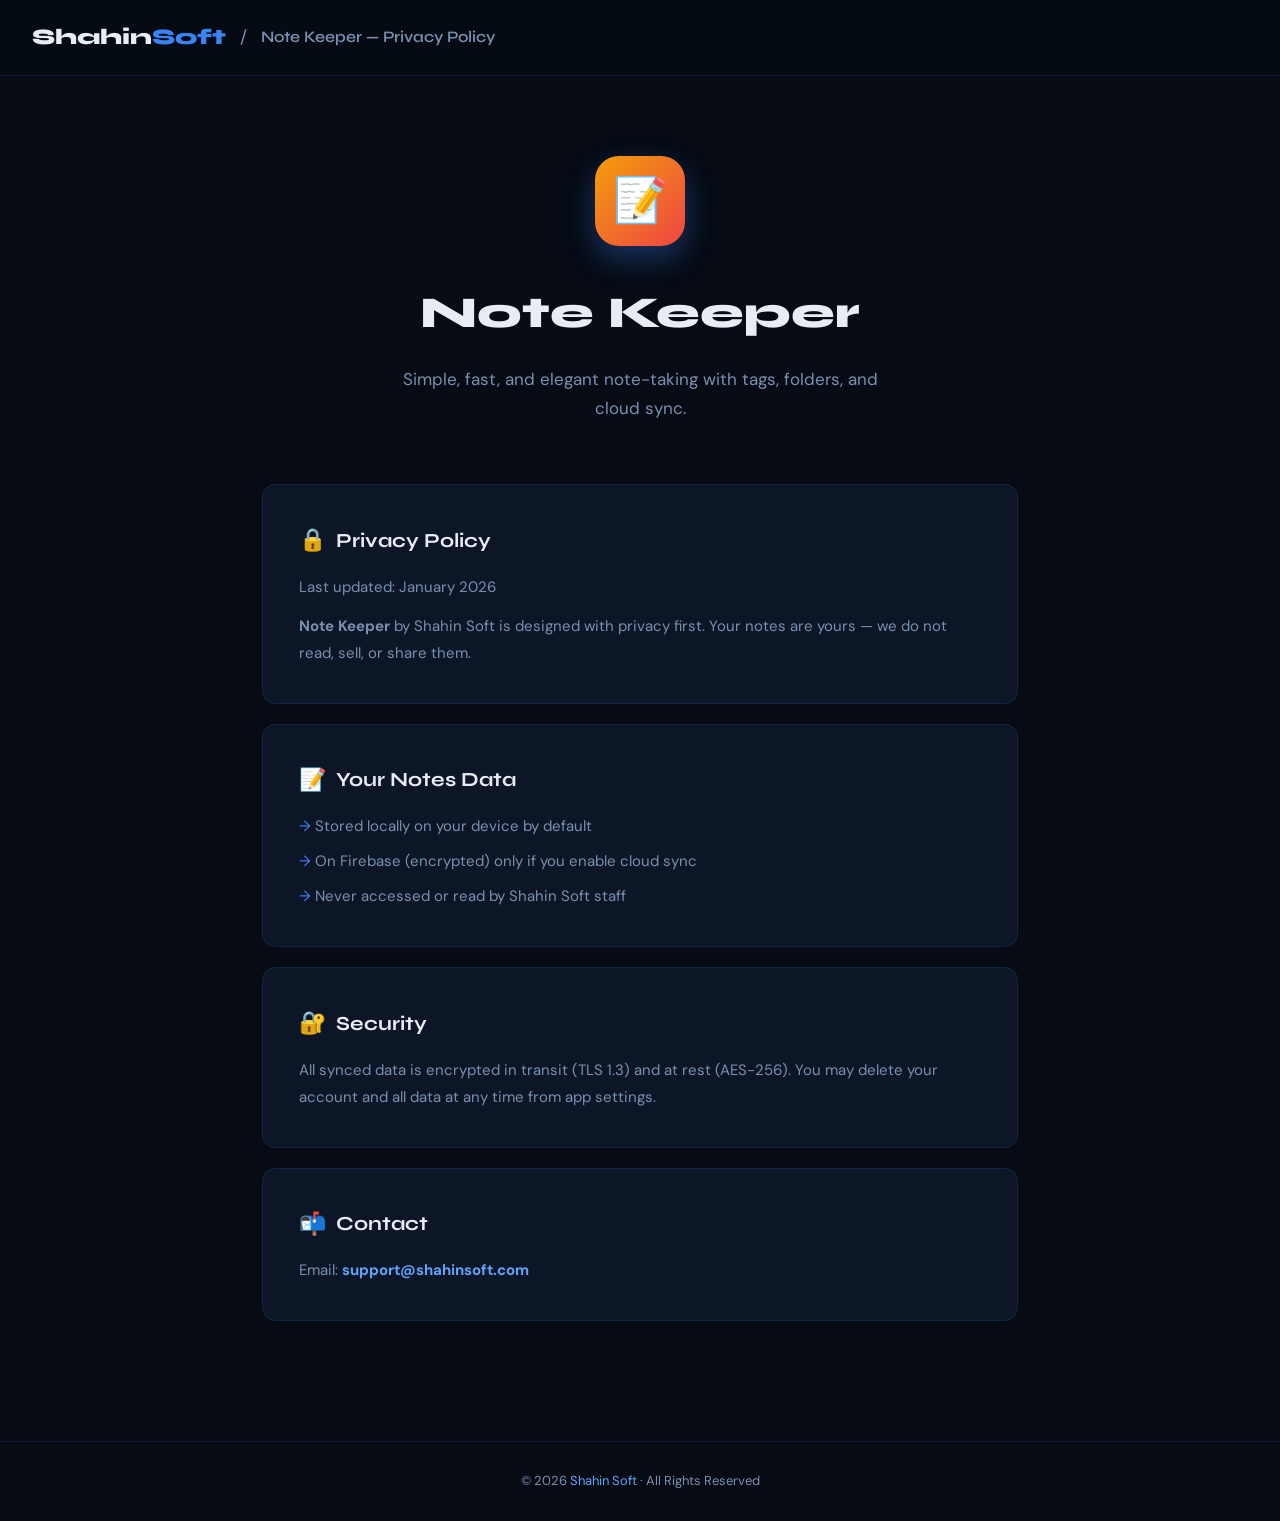
<file: pages/app3.html>
<!DOCTYPE html>
<html lang="en">
<head>
  <meta charset="UTF-8" />
  <meta name="viewport" content="width=device-width, initial-scale=1.0" />
  <title>Note Keeper — Privacy Policy | Shahin Soft</title>
  <link rel="stylesheet" href="../css/pages.css" />
</head>
<body>
<nav class="page-nav">
  <a href="../index.html">Shahin<span>Soft</span></a>
  <span class="sep">/</span>
  <span class="page-title">Note Keeper — Privacy Policy</span>
</nav>
<div class="app-hero">
  <div class="app-hero-icon" style="background:linear-gradient(135deg,#f59e0b,#ef4444);">📝</div>
  <h1>Note Keeper</h1>
  <p>Simple, fast, and elegant note-taking with tags, folders, and cloud sync.</p>
</div>
<div class="privacy-content">
  <div class="privacy-card">
    <h2><span>🔒</span> Privacy Policy</h2>
    <p>Last updated: January 2026</p>
    <p style="margin-top:12px;"><strong>Note Keeper</strong> by Shahin Soft is designed with privacy first. Your notes are yours — we do not read, sell, or share them.</p>
  </div>
  <div class="privacy-card">
    <h2><span>📝</span> Your Notes Data</h2>
    <ul>
      <li>Stored locally on your device by default</li>
      <li>On Firebase (encrypted) only if you enable cloud sync</li>
      <li>Never accessed or read by Shahin Soft staff</li>
    </ul>
  </div>
  <div class="privacy-card">
    <h2><span>🔐</span> Security</h2>
    <p>All synced data is encrypted in transit (TLS 1.3) and at rest (AES-256). You may delete your account and all data at any time from app settings.</p>
  </div>
  <div class="privacy-card">
    <h2><span>📬</span> Contact</h2>
    <p>Email: <strong style="color:var(--accent2);">support@shahinsoft.com</strong></p>
  </div>
</div>
<footer class="page-footer">© 2026 <a href="../index.html">Shahin Soft</a> · All Rights Reserved</footer>
</body>
</html>
</file>
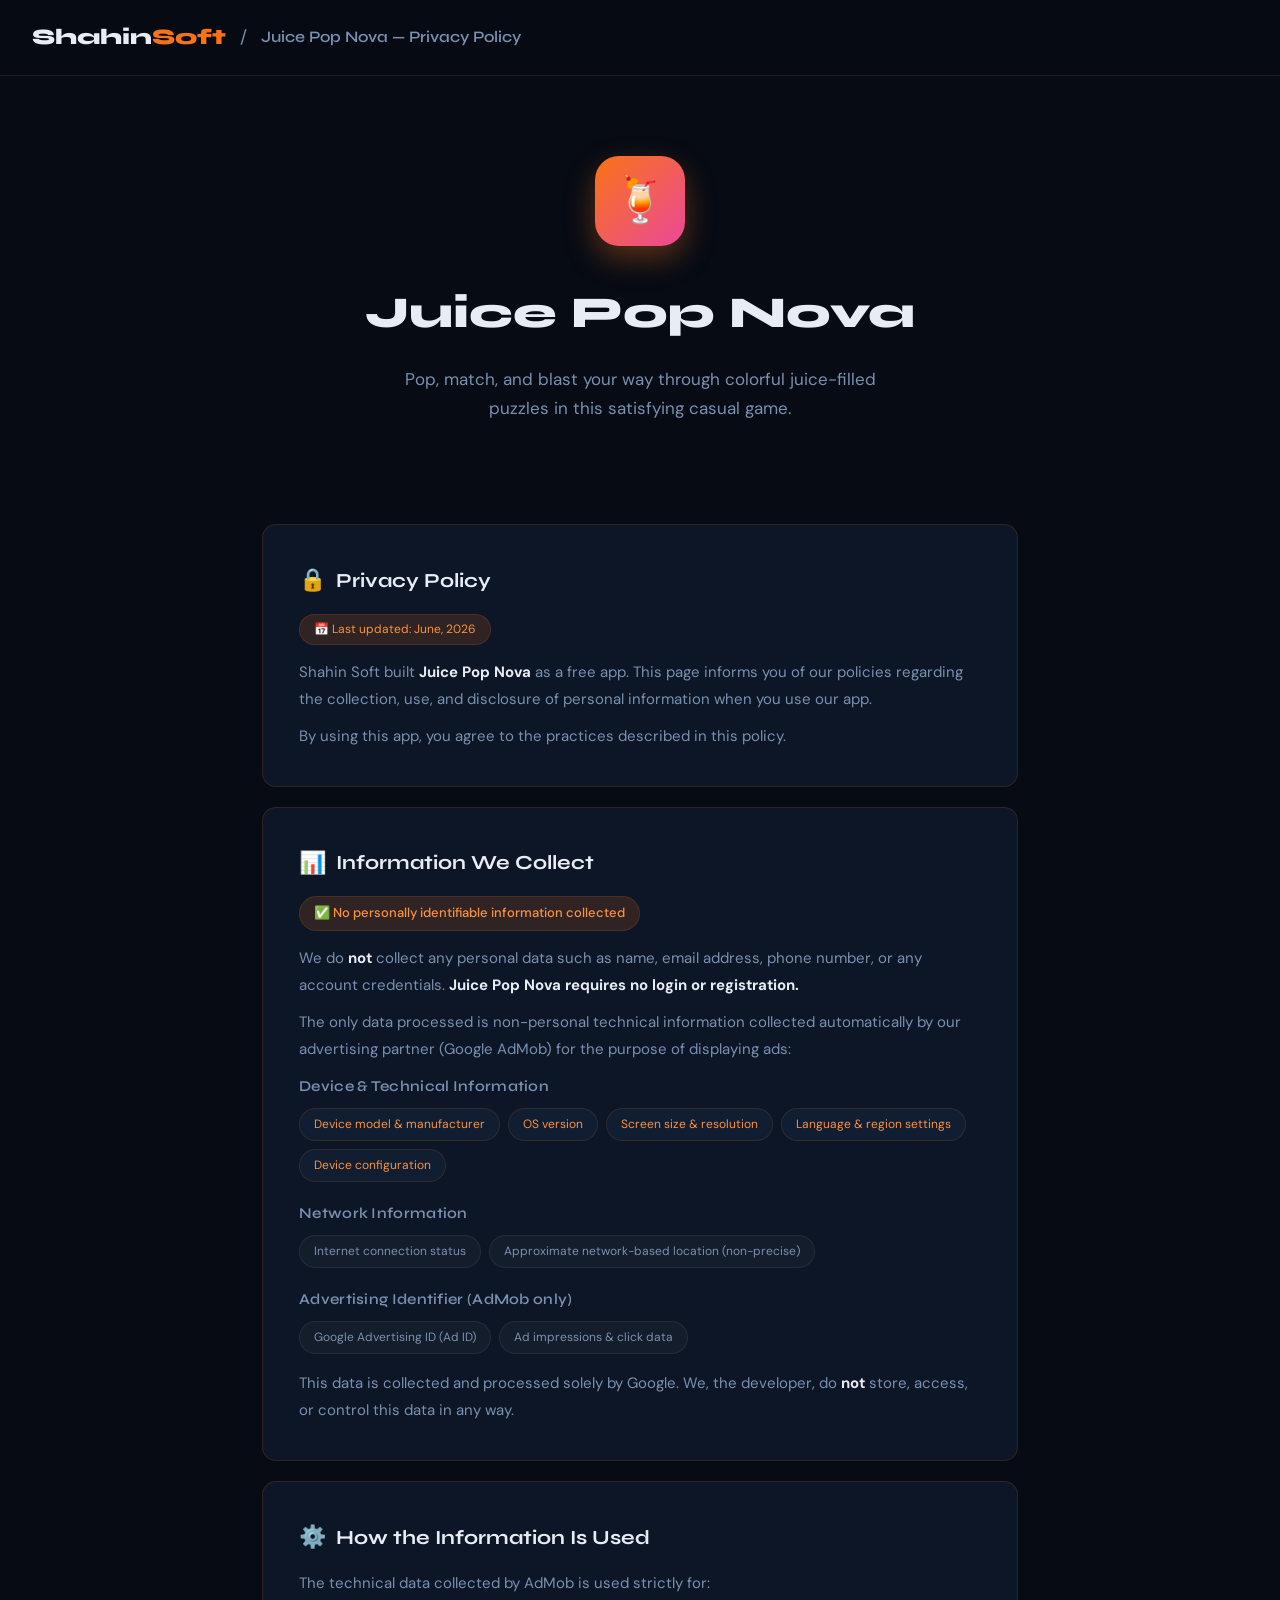
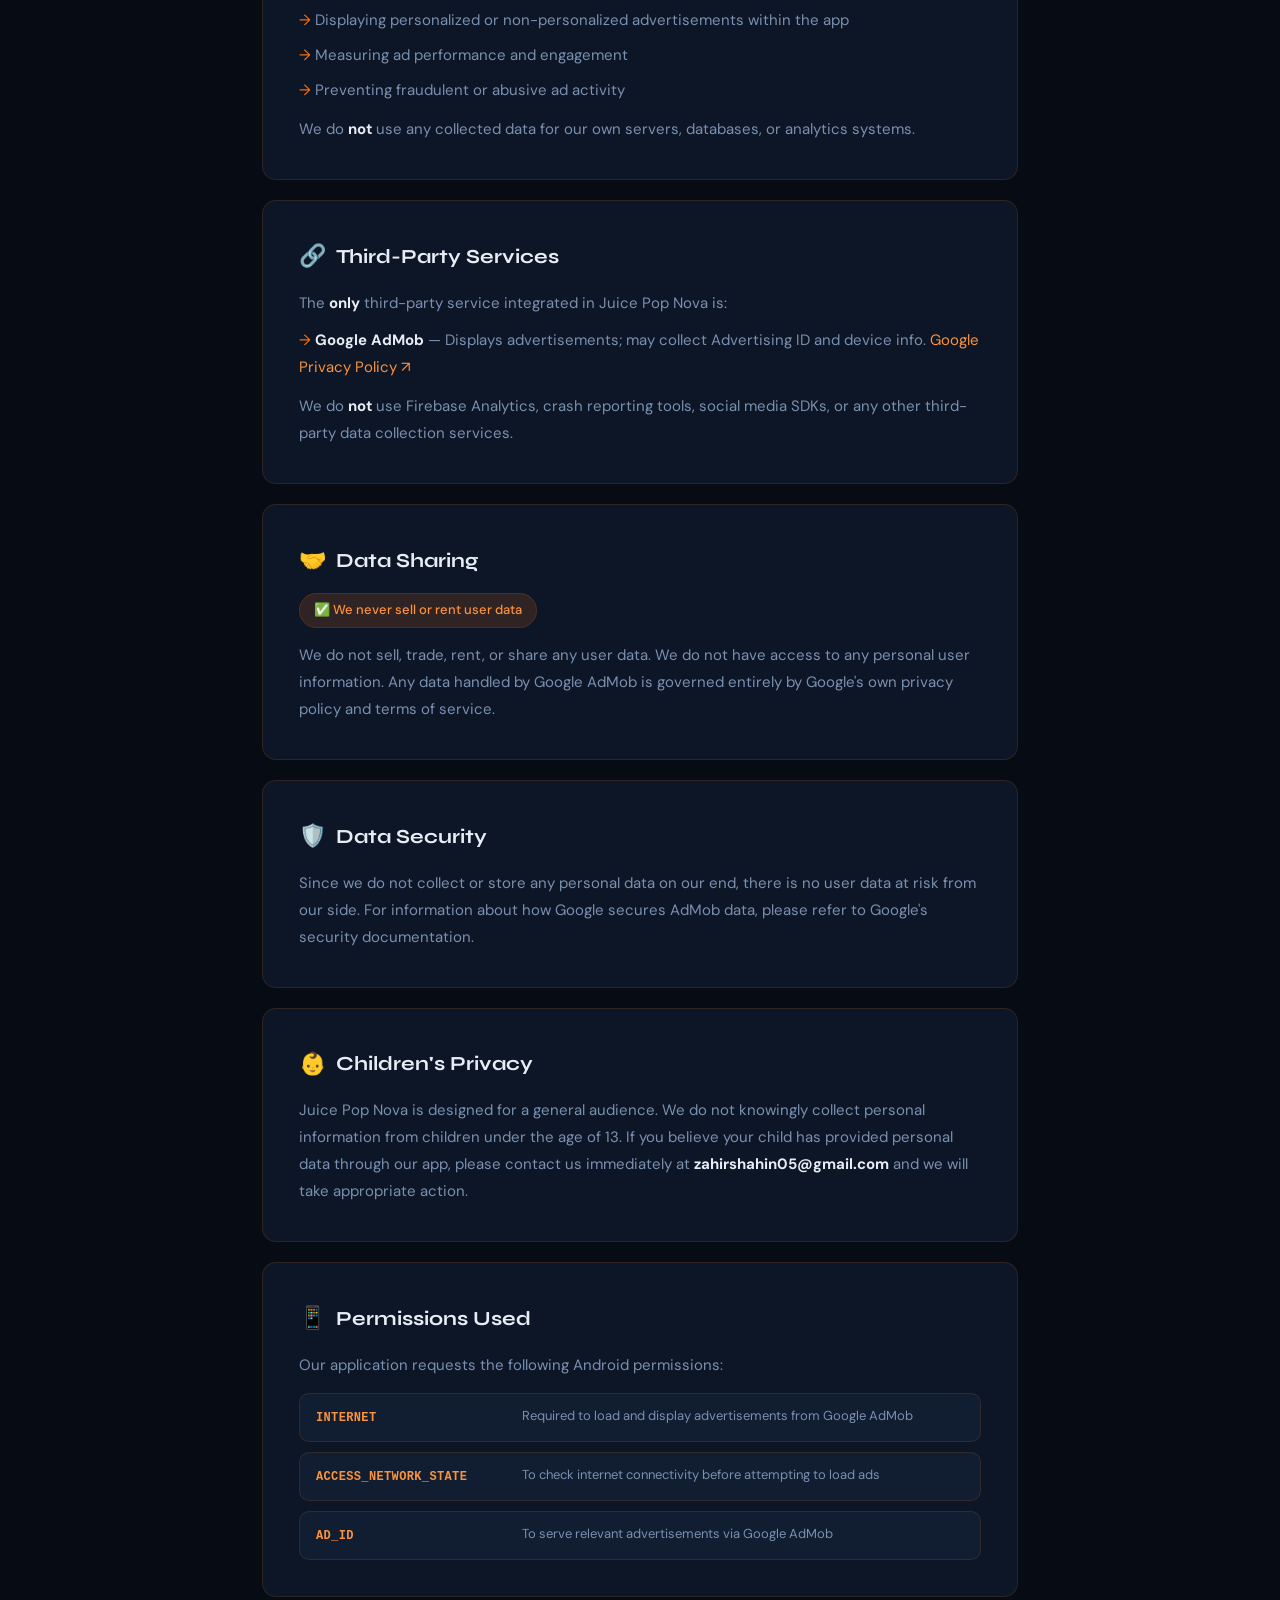
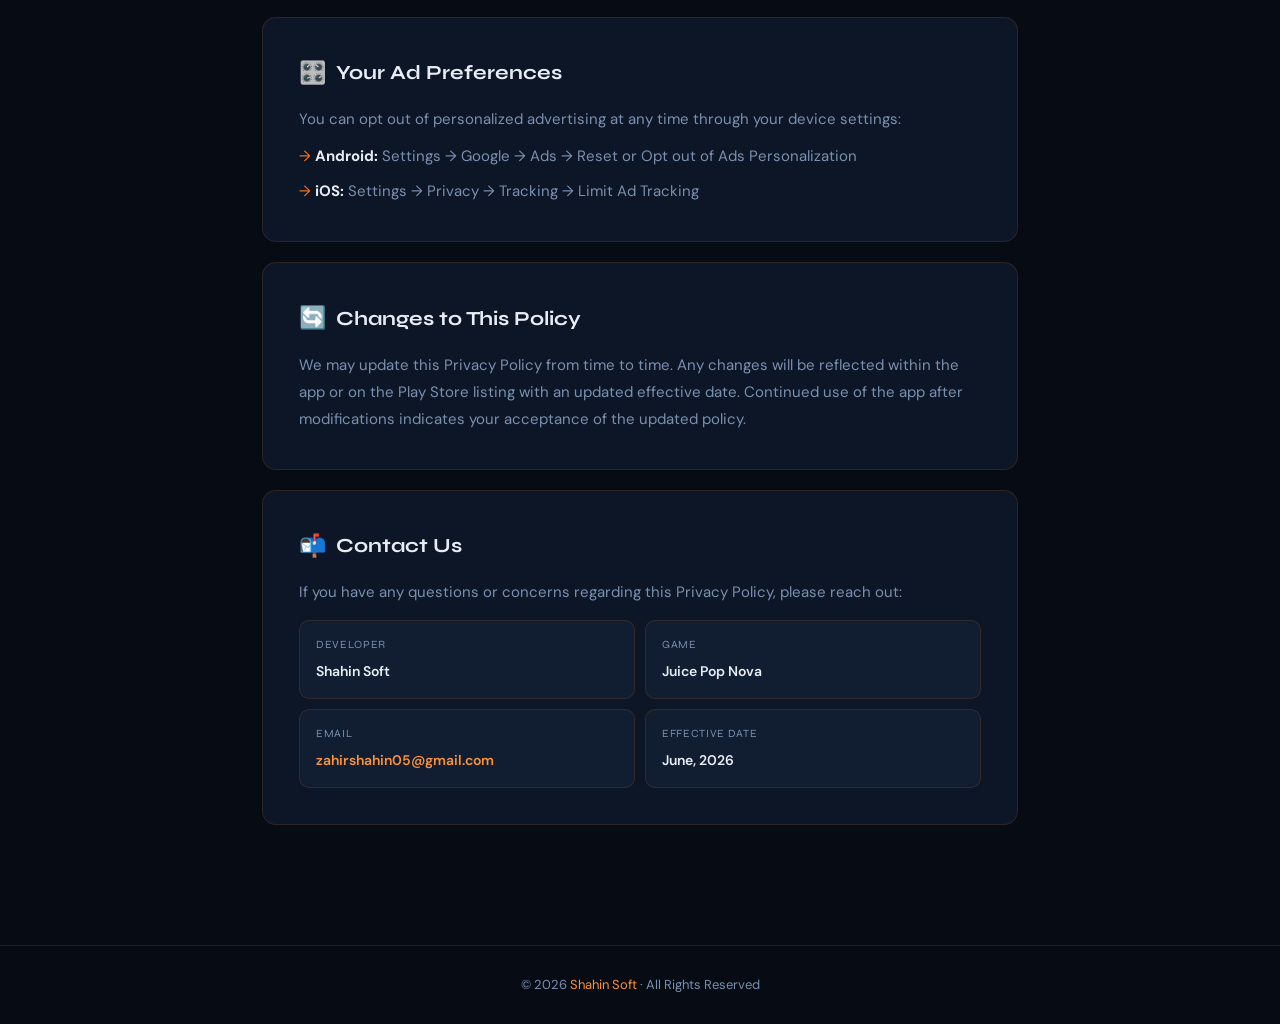
<file: pages/juice_pop_nova_privacy_policy.html>
<!DOCTYPE html>
<html lang="en">
<head>
  <meta charset="UTF-8" />
  <meta name="viewport" content="width=device-width, initial-scale=1.0" />
  <title>Juice Pop Nova — Privacy Policy | Shahin Soft</title>
  <link rel="preconnect" href="https://fonts.googleapis.com" />
  <link rel="preconnect" href="https://fonts.gstatic.com" crossorigin />
  <link href="https://fonts.googleapis.com/css2?family=Syne:wght@400;600;700;800&family=DM+Sans:wght@300;400;500&display=swap" rel="stylesheet" />
  <style>
    :root {
      --bg:          #060b14;
      --bg2:         #0d1626;
      --bg3:         #111d30;
      --accent:      #f97316;
      --accent2:     #fb923c;
      --accent-glow: rgba(249,115,22,0.15);
      --border:      rgba(249,115,22,0.15);
      --text:        #e8edf5;
      --text-muted:  #7a90b0;
      --radius:      14px;
      --font-head:   'Syne', sans-serif;
      --font-body:   'DM Sans', sans-serif;
    }

    *, *::before, *::after { box-sizing: border-box; margin: 0; padding: 0; }
    html { scroll-behavior: smooth; }

    body {
      font-family: var(--font-body);
      background: var(--bg);
      color: var(--text);
      line-height: 1.75;
    }

    /* NAV */
    .page-nav {
      background: rgba(6,11,20,0.95);
      border-bottom: 1px solid var(--border);
      padding: 18px 32px;
      display: flex;
      align-items: center;
      gap: 14px;
      position: sticky;
      top: 0;
      z-index: 10;
      backdrop-filter: blur(8px);
    }
    .page-nav a {
      font-family: var(--font-head);
      font-size: 22px;
      font-weight: 800;
      color: var(--text);
      text-decoration: none;
    }
    .page-nav a span { color: var(--accent); }
    .page-nav .sep { color: var(--text-muted); font-size: 18px; }
    .page-nav .page-title {
      font-family: var(--font-head);
      font-size: 16px;
      font-weight: 600;
      color: var(--text-muted);
    }

    /* HERO */
    .app-hero {
      padding: 80px 32px 60px;
      max-width: 820px;
      margin: 0 auto;
      text-align: center;
    }
    .app-hero-icon {
      width: 90px; height: 90px;
      border-radius: 24px;
      display: flex;
      align-items: center;
      justify-content: center;
      font-size: 44px;
      margin: 0 auto 28px;
      box-shadow: 0 12px 30px rgba(249,115,22,0.35);
    }
    .app-hero h1 {
      font-family: var(--font-head);
      font-size: clamp(28px, 5vw, 44px);
      font-weight: 800;
      margin-bottom: 14px;
    }
    .app-hero p {
      font-size: 17px;
      color: var(--text-muted);
      max-width: 520px;
      margin: 0 auto;
    }

    /* CONTENT */
    .privacy-content {
      max-width: 820px;
      margin: 0 auto;
      padding: 40px 32px 100px;
    }

    /* CARD */
    .privacy-card {
      background: var(--bg2);
      border: 1px solid var(--border);
      border-radius: var(--radius);
      padding: 36px;
      margin-bottom: 20px;
    }
    .privacy-card h2 {
      font-family: var(--font-head);
      font-size: 20px;
      font-weight: 700;
      margin-bottom: 14px;
      display: flex;
      align-items: center;
      gap: 10px;
      color: var(--text);
    }
    .privacy-card h2 span { font-size: 22px; }
    .privacy-card p,
    .privacy-card li {
      font-size: 15px;
      color: var(--text-muted);
      line-height: 1.8;
    }
    .privacy-card p + p { margin-top: 10px; }
    .privacy-card strong { color: var(--text); }
    .privacy-card a { color: var(--accent2); text-decoration: none; }
    .privacy-card a:hover { text-decoration: underline; }

    .privacy-card ul {
      list-style: none;
      padding: 0;
      margin-top: 10px;
      display: flex;
      flex-direction: column;
      gap: 8px;
    }
    .privacy-card ul li::before {
      content: '→ ';
      color: var(--accent);
    }

    /* badge */
    .date-badge {
      display: inline-block;
      font-size: 12px;
      background: var(--accent-glow);
      color: var(--accent2);
      border-radius: 20px;
      padding: 4px 14px;
      border: 1px solid var(--border);
      margin-bottom: 14px;
      font-family: var(--font-body);
    }
    .no-collect-badge {
      display: inline-flex;
      align-items: center;
      gap: 6px;
      font-size: 13px;
      background: var(--accent-glow);
      color: var(--accent2);
      border: 1px solid var(--border);
      border-radius: 20px;
      padding: 5px 14px;
      margin-bottom: 14px;
      font-weight: 500;
    }

    /* chip groups */
    .chip-section-label {
      font-size: 13px;
      font-weight: 600;
      color: var(--text);
      margin-top: 18px;
      margin-bottom: 8px;
      font-family: var(--font-head);
      letter-spacing: .02em;
    }
    .chip-row { display: flex; flex-wrap: wrap; gap: 8px; }
    .chip {
      font-size: 12px;
      padding: 5px 14px;
      border-radius: 20px;
      background: var(--bg3);
      color: var(--accent2);
      border: 1px solid var(--border);
      font-family: var(--font-body);
    }
    .chip.dim {
      color: var(--text-muted);
      background: rgba(255,255,255,0.03);
      border-color: rgba(255,255,255,0.07);
    }

    /* permissions */
    .perm-row { display: flex; flex-direction: column; gap: 10px; margin-top: 14px; }
    .perm-item {
      display: flex;
      gap: 16px;
      align-items: flex-start;
      padding: 12px 16px;
      background: var(--bg3);
      border: 1px solid var(--border);
      border-radius: 10px;
    }
    .perm-name {
      font-size: 12px;
      font-weight: 700;
      color: var(--accent2);
      font-family: monospace;
      min-width: 190px;
      padding-top: 2px;
      letter-spacing: .03em;
    }
    .perm-desc { font-size: 13px; color: var(--text-muted); line-height: 1.5; }

    /* contact grid */
    .contact-grid {
      display: grid;
      grid-template-columns: 1fr 1fr;
      gap: 10px;
      margin-top: 14px;
    }
    .contact-item {
      background: var(--bg3);
      border: 1px solid var(--border);
      border-radius: 10px;
      padding: 14px 16px;
    }
    .contact-item .label {
      font-size: 11px;
      text-transform: uppercase;
      letter-spacing: .06em;
      color: var(--text-muted);
      margin-bottom: 5px;
      font-family: var(--font-head);
    }
    .contact-item .value {
      font-size: 14px;
      font-weight: 600;
      color: var(--text);
      font-family: var(--font-body);
    }
    .contact-item .value a { color: var(--accent2); text-decoration: none; }

    /* footer */
    .page-footer {
      text-align: center;
      padding: 28px;
      border-top: 1px solid var(--border);
      color: var(--text-muted);
      font-size: 13px;
      font-family: var(--font-body);
    }
    .page-footer a { color: var(--accent2); text-decoration: none; }
    .page-footer a:hover { text-decoration: underline; }

    @media (max-width: 560px) {
      .page-nav { padding: 14px 20px; }
      .app-hero { padding: 52px 20px 40px; }
      .privacy-content { padding: 28px 16px 80px; }
      .privacy-card { padding: 24px 20px; }
      .contact-grid { grid-template-columns: 1fr; }
      .perm-name { min-width: 130px; }
    }
  </style>
</head>
<body>

<nav class="page-nav">
  <a href="#">Shahin<span>Soft</span></a>
  <span class="sep">/</span>
  <span class="page-title">Juice Pop Nova — Privacy Policy</span>
</nav>

<div class="app-hero">
  <div class="app-hero-icon" style="background:linear-gradient(135deg,#f97316,#ec4899);">🍹</div>
  <h1>Juice Pop Nova</h1>
  <p>Pop, match, and blast your way through colorful juice-filled puzzles in this satisfying casual game.</p>
</div>

<div class="privacy-content">

  <div class="privacy-card">
    <h2><span>🔒</span> Privacy Policy</h2>
    <span class="date-badge">📅 Last updated: June, 2026</span>
    <p>Shahin Soft built <strong>Juice Pop Nova</strong> as a free app. This page informs you of our policies regarding the collection, use, and disclosure of personal information when you use our app.</p>
    <p>By using this app, you agree to the practices described in this policy.</p>
  </div>

  <div class="privacy-card">
    <h2><span>📊</span> Information We Collect</h2>
    <div class="no-collect-badge">✅ No personally identifiable information collected</div>
    <p>We do <strong>not</strong> collect any personal data such as name, email address, phone number, or any account credentials. <strong>Juice Pop Nova requires no login or registration.</strong></p>
    <p>The only data processed is non-personal technical information collected automatically by our advertising partner (Google AdMob) for the purpose of displaying ads:</p>

    <p class="chip-section-label">Device &amp; Technical Information</p>
    <div class="chip-row">
      <span class="chip">Device model &amp; manufacturer</span>
      <span class="chip">OS version</span>
      <span class="chip">Screen size &amp; resolution</span>
      <span class="chip">Language &amp; region settings</span>
      <span class="chip">Device configuration</span>
    </div>

    <p class="chip-section-label">Network Information</p>
    <div class="chip-row">
      <span class="chip dim">Internet connection status</span>
      <span class="chip dim">Approximate network-based location (non-precise)</span>
    </div>

    <p class="chip-section-label">Advertising Identifier (AdMob only)</p>
    <div class="chip-row">
      <span class="chip dim">Google Advertising ID (Ad ID)</span>
      <span class="chip dim">Ad impressions &amp; click data</span>
    </div>

    <p style="margin-top:16px;">This data is collected and processed solely by Google. We, the developer, do <strong>not</strong> store, access, or control this data in any way.</p>
  </div>

  <div class="privacy-card">
    <h2><span>⚙️</span> How the Information Is Used</h2>
    <p>The technical data collected by AdMob is used strictly for:</p>
    <ul>
      <li>Displaying personalized or non-personalized advertisements within the app</li>
      <li>Measuring ad performance and engagement</li>
      <li>Preventing fraudulent or abusive ad activity</li>
    </ul>
    <p style="margin-top:12px;">We do <strong>not</strong> use any collected data for our own servers, databases, or analytics systems.</p>
  </div>

  <div class="privacy-card">
    <h2><span>🔗</span> Third-Party Services</h2>
    <p>The <strong>only</strong> third-party service integrated in Juice Pop Nova is:</p>
    <ul>
      <li><strong>Google AdMob</strong> — Displays advertisements; may collect Advertising ID and device info. <a href="https://policies.google.com/privacy" target="_blank" rel="noopener">Google Privacy Policy ↗</a></li>
    </ul>
    <p style="margin-top:12px;">We do <strong>not</strong> use Firebase Analytics, crash reporting tools, social media SDKs, or any other third-party data collection services.</p>
  </div>

  <div class="privacy-card">
    <h2><span>🤝</span> Data Sharing</h2>
    <div class="no-collect-badge">✅ We never sell or rent user data</div>
    <p>We do not sell, trade, rent, or share any user data. We do not have access to any personal user information. Any data handled by Google AdMob is governed entirely by Google's own privacy policy and terms of service.</p>
  </div>

  <div class="privacy-card">
    <h2><span>🛡️</span> Data Security</h2>
    <p>Since we do not collect or store any personal data on our end, there is no user data at risk from our side. For information about how Google secures AdMob data, please refer to Google's security documentation.</p>
  </div>

  <div class="privacy-card">
    <h2><span>👶</span> Children's Privacy</h2>
    <p>Juice Pop Nova is designed for a general audience. We do not knowingly collect personal information from children under the age of 13. If you believe your child has provided personal data through our app, please contact us immediately at <strong>zahirshahin05@gmail.com</strong> and we will take appropriate action.</p>
  </div>

  <div class="privacy-card">
    <h2><span>📱</span> Permissions Used</h2>
    <p>Our application requests the following Android permissions:</p>
    <div class="perm-row">
      <div class="perm-item">
        <div class="perm-name">INTERNET</div>
        <div class="perm-desc">Required to load and display advertisements from Google AdMob</div>
      </div>
      <div class="perm-item">
        <div class="perm-name">ACCESS_NETWORK_STATE</div>
        <div class="perm-desc">To check internet connectivity before attempting to load ads</div>
      </div>
      <div class="perm-item">
        <div class="perm-name">AD_ID</div>
        <div class="perm-desc">To serve relevant advertisements via Google AdMob</div>
      </div>
    </div>
  </div>

  <div class="privacy-card">
    <h2><span>🎛️</span> Your Ad Preferences</h2>
    <p>You can opt out of personalized advertising at any time through your device settings:</p>
    <ul>
      <li><strong>Android:</strong> Settings → Google → Ads → Reset or Opt out of Ads Personalization</li>
      <li><strong>iOS:</strong> Settings → Privacy → Tracking → Limit Ad Tracking</li>
    </ul>
  </div>

  <div class="privacy-card">
    <h2><span>🔄</span> Changes to This Policy</h2>
    <p>We may update this Privacy Policy from time to time. Any changes will be reflected within the app or on the Play Store listing with an updated effective date. Continued use of the app after modifications indicates your acceptance of the updated policy.</p>
  </div>

  <div class="privacy-card">
    <h2><span>📬</span> Contact Us</h2>
    <p>If you have any questions or concerns regarding this Privacy Policy, please reach out:</p>
    <div class="contact-grid">
      <div class="contact-item">
        <div class="label">Developer</div>
        <div class="value">Shahin Soft</div>
      </div>
      <div class="contact-item">
        <div class="label">Game</div>
        <div class="value">Juice Pop Nova</div>
      </div>
      <div class="contact-item">
        <div class="label">Email</div>
        <div class="value"><a href="mailto:zahirshahin05@gmail.com">zahirshahin05@gmail.com</a></div>
      </div>
      <div class="contact-item">
        <div class="label">Effective Date</div>
        <div class="value">June, 2026</div>
      </div>
    </div>
  </div>

</div>

<footer class="page-footer">
  © 2026 <a href="#">Shahin Soft</a> · All Rights Reserved
</footer>

</body>
</html>
</file>
<file: css/style.css>
/* =============================================
   Shahin Soft — style.css
   Main stylesheet
   ============================================= */

/* Google Fonts */
@import url('https://fonts.googleapis.com/css2?family=Syne:wght@400;600;700;800&family=DM+Sans:wght@300;400;500&display=swap');

/* ── CSS Variables ── */
:root {
  --bg:          #060b14;
  --bg2:         #0d1626;
  --bg3:         #111d30;
  --accent:      #3b82f6;
  --accent2:     #60a5fa;
  --accent-glow: rgba(59,130,246,0.18);
  --text:        #e8edf5;
  --text-muted:  #7a90b0;
  --border:      rgba(59,130,246,0.15);
  --card-bg:     rgba(13,22,38,0.85);
  --radius:      14px;
  --font-head:   'Syne', sans-serif;
  --font-body:   'DM Sans', sans-serif;
  --nav-h:       70px;
  --transition:  0.3s cubic-bezier(0.4,0,0.2,1);
}

/* ── Reset ── */
*, *::before, *::after { box-sizing: border-box; margin: 0; padding: 0; }

html { scroll-behavior: smooth; font-size: 16px; }

body {
  font-family: var(--font-body);
  background: var(--bg);
  color: var(--text);
  overflow-x: hidden;
  line-height: 1.7;
}

img { max-width: 100%; display: block; }
a { color: inherit; text-decoration: none; }

/* ── Utility ── */
.container {
  max-width: 1180px;
  margin: 0 auto;
  padding: 0 24px;
}

.section {
  padding: 100px 0;
}

.section-tag {
  display: inline-block;
  font-family: var(--font-head);
  font-size: 12px;
  font-weight: 700;
  letter-spacing: 0.12em;
  text-transform: uppercase;
  color: var(--accent);
  background: var(--accent-glow);
  border: 1px solid var(--border);
  padding: 5px 14px;
  border-radius: 99px;
  margin-bottom: 18px;
}

.section-title {
  font-family: var(--font-head);
  font-size: clamp(28px, 4vw, 44px);
  font-weight: 800;
  line-height: 1.15;
  margin-bottom: 16px;
}

.section-sub {
  font-size: 17px;
  color: var(--text-muted);
  max-width: 520px;
}

.btn {
  display: inline-flex;
  align-items: center;
  gap: 8px;
  padding: 13px 28px;
  border-radius: 8px;
  font-family: var(--font-head);
  font-weight: 700;
  font-size: 15px;
  cursor: pointer;
  transition: var(--transition);
  border: none;
}

.btn-primary {
  background: var(--accent);
  color: #fff;
}
.btn-primary:hover {
  background: var(--accent2);
  transform: translateY(-2px);
  box-shadow: 0 8px 24px rgba(59,130,246,0.35);
}

.btn-outline {
  background: transparent;
  color: var(--text);
  border: 1.5px solid var(--border);
}
.btn-outline:hover {
  border-color: var(--accent);
  color: var(--accent);
  transform: translateY(-2px);
}

/* ── NAVBAR ── */
.navbar {
  position: fixed;
  top: 0; left: 0; right: 0;
  height: var(--nav-h);
  background: rgba(6,11,20,0.85);
  backdrop-filter: blur(18px);
  -webkit-backdrop-filter: blur(18px);
  border-bottom: 1px solid var(--border);
  display: flex;
  align-items: center;
  z-index: 999;
  transition: var(--transition);
}

.nav-inner {
  width: 100%;
  max-width: 1180px;
  margin: 0 auto;
  padding: 0 24px;
  display: flex;
  align-items: center;
  justify-content: space-between;
}

.nav-logo {
  font-family: var(--font-head);
  font-size: 22px;
  font-weight: 800;
  color: var(--text);
  letter-spacing: -0.03em;
}
.nav-logo span { color: var(--accent); }

/* Desktop Nav */
.nav-links {
  display: flex;
  align-items: center;
  gap: 6px;
  list-style: none;
}

.nav-links li a,
.nav-links li .nav-link-btn {
  font-family: var(--font-body);
  font-size: 15px;
  font-weight: 500;
  color: var(--text-muted);
  padding: 7px 14px;
  border-radius: 8px;
  transition: var(--transition);
  background: none;
  border: none;
  cursor: pointer;
  display: flex;
  align-items: center;
  gap: 5px;
}
.nav-links li a:hover,
.nav-links li .nav-link-btn:hover {
  color: var(--text);
  background: rgba(255,255,255,0.06);
}

/* Dropdown */
.nav-dropdown { position: relative; }

.nav-dropdown-menu {
  display: none;
  position: absolute;
  top: calc(100% + 10px);
  left: 0;
  background: var(--bg2);
  border: 1px solid var(--border);
  border-radius: var(--radius);
  min-width: 200px;
  padding: 8px;
  box-shadow: 0 20px 50px rgba(0,0,0,0.4);
  z-index: 100;
}

.nav-dropdown:hover .nav-dropdown-menu {
  display: block;
  animation: fadeDown 0.18s ease;
}

.nav-dropdown-menu a {
  display: flex;
  align-items: center;
  gap: 10px;
  padding: 10px 14px;
  border-radius: 8px;
  font-size: 14px;
  color: var(--text-muted);
  transition: var(--transition);
}
.nav-dropdown-menu a:hover {
  background: var(--accent-glow);
  color: var(--accent2);
}

.nav-cta {
  background: var(--accent) !important;
  color: #fff !important;
  padding: 9px 20px !important;
  border-radius: 8px !important;
}
.nav-cta:hover {
  background: var(--accent2) !important;
  box-shadow: 0 4px 16px rgba(59,130,246,0.3) !important;
}

/* Hamburger */
.hamburger {
  display: none;
  flex-direction: column;
  gap: 5px;
  cursor: pointer;
  padding: 6px;
  border: none;
  background: none;
}
.hamburger span {
  display: block;
  width: 24px;
  height: 2px;
  background: var(--text);
  border-radius: 2px;
  transition: var(--transition);
}
.hamburger.open span:nth-child(1) { transform: translateY(7px) rotate(45deg); }
.hamburger.open span:nth-child(2) { opacity: 0; }
.hamburger.open span:nth-child(3) { transform: translateY(-7px) rotate(-45deg); }

/* Mobile Menu */
.mobile-nav {
  display: none;
  position: fixed;
  top: var(--nav-h);
  left: 0; right: 0;
  background: var(--bg2);
  border-bottom: 1px solid var(--border);
  padding: 20px 24px 28px;
  z-index: 998;
  flex-direction: column;
  gap: 4px;
}
.mobile-nav.open { display: flex; }

.mobile-nav a,
.mobile-nav .mob-toggle {
  display: flex;
  align-items: center;
  justify-content: space-between;
  padding: 12px 14px;
  border-radius: 10px;
  font-size: 16px;
  color: var(--text-muted);
  font-weight: 500;
  cursor: pointer;
  background: none;
  border: none;
  width: 100%;
  text-align: left;
  transition: var(--transition);
}
.mobile-nav a:hover,
.mobile-nav .mob-toggle:hover {
  background: rgba(255,255,255,0.05);
  color: var(--text);
}

.mob-submenu {
  display: none;
  flex-direction: column;
  padding-left: 14px;
  gap: 2px;
}
.mob-submenu.open { display: flex; }
.mob-submenu a {
  font-size: 14px;
  padding: 9px 12px;
}

/* ── HERO ── */
.hero {
  min-height: 100vh;
  display: flex;
  align-items: center;
  padding-top: var(--nav-h);
  position: relative;
  overflow: hidden;
}

.hero-bg {
  position: absolute;
  inset: 0;
  background:
    radial-gradient(ellipse 70% 60% at 60% 30%, rgba(59,130,246,0.12) 0%, transparent 70%),
    radial-gradient(ellipse 40% 40% at 20% 80%, rgba(99,102,241,0.08) 0%, transparent 60%);
}

.hero-grid {
  position: absolute;
  inset: 0;
  background-image:
    linear-gradient(rgba(59,130,246,0.06) 1px, transparent 1px),
    linear-gradient(90deg, rgba(59,130,246,0.06) 1px, transparent 1px);
  background-size: 60px 60px;
  mask-image: radial-gradient(ellipse 80% 80% at 50% 50%, black 30%, transparent 100%);
}

.hero-content {
  position: relative;
  z-index: 2;
  max-width: 700px;
}

.hero-badge {
  display: inline-flex;
  align-items: center;
  gap: 8px;
  font-size: 13px;
  font-weight: 500;
  color: var(--accent2);
  background: var(--accent-glow);
  border: 1px solid var(--border);
  padding: 6px 14px;
  border-radius: 99px;
  margin-bottom: 28px;
}
.hero-badge::before {
  content: '';
  width: 7px; height: 7px;
  border-radius: 50%;
  background: var(--accent);
  animation: pulse 2s infinite;
}

.hero h1 {
  font-family: var(--font-head);
  font-size: clamp(38px, 6vw, 72px);
  font-weight: 800;
  line-height: 1.08;
  letter-spacing: -0.03em;
  margin-bottom: 22px;
}
.hero h1 .highlight {
  color: var(--accent);
  position: relative;
}

.hero-desc {
  font-size: clamp(16px, 2vw, 19px);
  color: var(--text-muted);
  max-width: 500px;
  margin-bottom: 38px;
  line-height: 1.65;
}

.hero-btns {
  display: flex;
  gap: 14px;
  flex-wrap: wrap;
}

.hero-stats {
  display: flex;
  gap: 40px;
  margin-top: 60px;
  padding-top: 40px;
  border-top: 1px solid var(--border);
  flex-wrap: wrap;
}

.stat-item .num {
  font-family: var(--font-head);
  font-size: 32px;
  font-weight: 800;
  color: var(--text);
}
.stat-item .num span { color: var(--accent); }
.stat-item .lbl {
  font-size: 13px;
  color: var(--text-muted);
  margin-top: 2px;
}

/* ── SERVICES ── */
.services-grid {
  display: grid;
  grid-template-columns: repeat(auto-fit, minmax(300px, 1fr));
  gap: 20px;
  margin-top: 50px;
}

.service-card {
  background: var(--card-bg);
  border: 1px solid var(--border);
  border-radius: var(--radius);
  padding: 32px;
  transition: var(--transition);
  position: relative;
  overflow: hidden;
}
.service-card::before {
  content: '';
  position: absolute;
  top: 0; left: 0; right: 0;
  height: 2px;
  background: linear-gradient(90deg, transparent, var(--accent), transparent);
  opacity: 0;
  transition: var(--transition);
}
.service-card:hover {
  border-color: rgba(59,130,246,0.35);
  transform: translateY(-4px);
  box-shadow: 0 20px 40px rgba(0,0,0,0.3);
}
.service-card:hover::before { opacity: 1; }

.service-icon {
  width: 52px; height: 52px;
  background: var(--accent-glow);
  border: 1px solid var(--border);
  border-radius: 12px;
  display: flex;
  align-items: center;
  justify-content: center;
  font-size: 24px;
  margin-bottom: 20px;
}

.service-card h3 {
  font-family: var(--font-head);
  font-size: 20px;
  font-weight: 700;
  margin-bottom: 10px;
}
.service-card p {
  font-size: 14px;
  color: var(--text-muted);
  line-height: 1.7;
}

/* ── APPS ── */
.apps-section { background: var(--bg2); }

.apps-grid {
  display: grid;
  grid-template-columns: repeat(auto-fit, minmax(280px, 1fr));
  gap: 20px;
  margin-top: 50px;
}

.app-card {
  background: var(--bg3);
  border: 1px solid var(--border);
  border-radius: var(--radius);
  padding: 28px;
  display: flex;
  flex-direction: column;
  gap: 14px;
  transition: var(--transition);
}
.app-card:hover {
  border-color: rgba(59,130,246,0.4);
  transform: translateY(-4px);
  box-shadow: 0 16px 40px rgba(0,0,0,0.3);
}

.app-icon {
  width: 60px; height: 60px;
  border-radius: 16px;
  background: linear-gradient(135deg, var(--accent), #6366f1);
  display: flex;
  align-items: center;
  justify-content: center;
  font-size: 28px;
  box-shadow: 0 8px 20px rgba(59,130,246,0.3);
}

.app-card h3 {
  font-family: var(--font-head);
  font-size: 19px;
  font-weight: 700;
}
.app-card p {
  font-size: 14px;
  color: var(--text-muted);
  flex: 1;
}

.app-link {
  display: inline-flex;
  align-items: center;
  gap: 6px;
  font-size: 13px;
  font-weight: 600;
  color: var(--accent2);
  padding: 8px 16px;
  background: var(--accent-glow);
  border: 1px solid var(--border);
  border-radius: 8px;
  width: fit-content;
  transition: var(--transition);
}
.app-link:hover {
  background: rgba(59,130,246,0.25);
  border-color: var(--accent);
}

/* ── ABOUT ── */
.about-inner {
  display: grid;
  grid-template-columns: 1fr 1fr;
  gap: 60px;
  align-items: center;
}

.about-visual {
  position: relative;
}
.about-visual-box {
  background: var(--bg2);
  border: 1px solid var(--border);
  border-radius: 20px;
  padding: 40px;
  display: grid;
  grid-template-columns: 1fr 1fr;
  gap: 16px;
}
.about-mini-card {
  background: var(--bg3);
  border: 1px solid var(--border);
  border-radius: 12px;
  padding: 20px;
  text-align: center;
}
.about-mini-card .num {
  font-family: var(--font-head);
  font-size: 28px;
  font-weight: 800;
  color: var(--accent);
}
.about-mini-card .lbl {
  font-size: 12px;
  color: var(--text-muted);
  margin-top: 4px;
}

.about-list {
  list-style: none;
  display: flex;
  flex-direction: column;
  gap: 12px;
  margin-top: 28px;
}
.about-list li {
  display: flex;
  align-items: flex-start;
  gap: 12px;
  font-size: 15px;
  color: var(--text-muted);
}
.about-list li::before {
  content: '✓';
  display: flex;
  align-items: center;
  justify-content: center;
  width: 22px; height: 22px;
  min-width: 22px;
  border-radius: 50%;
  background: var(--accent-glow);
  border: 1px solid var(--border);
  color: var(--accent);
  font-size: 12px;
  font-weight: bold;
  margin-top: 2px;
}

/* ── CONTACT ── */
.contact-section { background: var(--bg2); }

.contact-inner {
  display: grid;
  grid-template-columns: 1fr 1.5fr;
  gap: 50px;
  align-items: start;
}

.contact-info {
  display: flex;
  flex-direction: column;
  gap: 20px;
}

.contact-item {
  display: flex;
  align-items: flex-start;
  gap: 14px;
  background: var(--bg3);
  border: 1px solid var(--border);
  border-radius: var(--radius);
  padding: 18px 20px;
}
.contact-item-icon {
  width: 42px; height: 42px;
  min-width: 42px;
  background: var(--accent-glow);
  border: 1px solid var(--border);
  border-radius: 10px;
  display: flex;
  align-items: center;
  justify-content: center;
  font-size: 18px;
}
.contact-item-text .label {
  font-size: 12px;
  color: var(--text-muted);
  font-weight: 500;
  text-transform: uppercase;
  letter-spacing: 0.06em;
}
.contact-item-text .value {
  font-size: 15px;
  font-weight: 500;
  color: var(--text);
  margin-top: 2px;
}

/* Contact Form */
.contact-form {
  background: var(--bg3);
  border: 1px solid var(--border);
  border-radius: var(--radius);
  padding: 36px;
  display: flex;
  flex-direction: column;
  gap: 18px;
}

.form-row {
  display: grid;
  grid-template-columns: 1fr 1fr;
  gap: 16px;
}

.form-group {
  display: flex;
  flex-direction: column;
  gap: 8px;
}

.form-group label {
  font-size: 13px;
  font-weight: 600;
  color: var(--text-muted);
  letter-spacing: 0.04em;
}

.form-group input,
.form-group textarea,
.form-group select {
  background: var(--bg2);
  border: 1.5px solid var(--border);
  border-radius: 10px;
  padding: 13px 16px;
  color: var(--text);
  font-family: var(--font-body);
  font-size: 15px;
  transition: var(--transition);
  outline: none;
  width: 100%;
}
.form-group input:focus,
.form-group textarea:focus,
.form-group select:focus {
  border-color: var(--accent);
  box-shadow: 0 0 0 3px var(--accent-glow);
}
.form-group input::placeholder,
.form-group textarea::placeholder { color: var(--text-muted); opacity: 0.6; }

.form-group textarea { resize: vertical; min-height: 110px; }

/* ── FOOTER ── */
.footer {
  background: var(--bg);
  border-top: 1px solid var(--border);
  padding: 60px 0 28px;
}

.footer-grid {
  display: grid;
  grid-template-columns: 1.5fr 1fr 1fr;
  gap: 50px;
  margin-bottom: 50px;
}

.footer-brand .logo {
  font-family: var(--font-head);
  font-size: 22px;
  font-weight: 800;
  margin-bottom: 14px;
}
.footer-brand .logo span { color: var(--accent); }
.footer-brand p {
  font-size: 14px;
  color: var(--text-muted);
  line-height: 1.7;
  max-width: 280px;
}

.footer-col h4 {
  font-family: var(--font-head);
  font-size: 14px;
  font-weight: 700;
  text-transform: uppercase;
  letter-spacing: 0.08em;
  color: var(--text-muted);
  margin-bottom: 18px;
}
.footer-col ul { list-style: none; display: flex; flex-direction: column; gap: 10px; }
.footer-col ul li a {
  font-size: 14px;
  color: var(--text-muted);
  transition: var(--transition);
}
.footer-col ul li a:hover { color: var(--accent2); padding-left: 4px; }

.footer-bottom {
  border-top: 1px solid var(--border);
  padding-top: 24px;
  display: flex;
  align-items: center;
  justify-content: space-between;
  flex-wrap: wrap;
  gap: 12px;
}
.footer-bottom p { font-size: 13px; color: var(--text-muted); }
.footer-socials { display: flex; gap: 10px; }
.footer-socials a {
  width: 36px; height: 36px;
  border-radius: 8px;
  border: 1px solid var(--border);
  display: flex;
  align-items: center;
  justify-content: center;
  font-size: 15px;
  color: var(--text-muted);
  transition: var(--transition);
}
.footer-socials a:hover {
  border-color: var(--accent);
  color: var(--accent2);
  background: var(--accent-glow);
}

/* ── Animations ── */
@keyframes fadeDown {
  from { opacity: 0; transform: translateY(-8px); }
  to   { opacity: 1; transform: translateY(0); }
}
@keyframes pulse {
  0%, 100% { box-shadow: 0 0 0 0 rgba(59,130,246,0.5); }
  50%       { box-shadow: 0 0 0 6px rgba(59,130,246,0); }
}
@keyframes fadeUp {
  from { opacity: 0; transform: translateY(30px); }
  to   { opacity: 1; transform: translateY(0); }
}
.fade-up {
  opacity: 0;
  animation: fadeUp 0.7s ease forwards;
}
.delay-1 { animation-delay: 0.1s; }
.delay-2 { animation-delay: 0.2s; }
.delay-3 { animation-delay: 0.3s; }
.delay-4 { animation-delay: 0.4s; }

/* ── Responsive ── */
@media (max-width: 900px) {
  .nav-links { display: none; }
  .hamburger { display: flex; }
  .about-inner { grid-template-columns: 1fr; }
  .about-visual { display: none; }
  .contact-inner { grid-template-columns: 1fr; }
  .footer-grid { grid-template-columns: 1fr 1fr; }
  .form-row { grid-template-columns: 1fr; }
}

@media (max-width: 600px) {
  .hero-stats { gap: 24px; }
  .footer-grid { grid-template-columns: 1fr; }
  .footer-bottom { flex-direction: column; text-align: center; }
}
</file>
<file: css/pages.css>
/* =============================================
   Shahin Soft — pages.css
   Shared styles for app/privacy pages
   ============================================= */

@import url('https://fonts.googleapis.com/css2?family=Syne:wght@400;600;700;800&family=DM+Sans:wght@300;400;500&display=swap');

:root {
  --bg:         #060b14;
  --bg2:        #0d1626;
  --bg3:        #111d30;
  --accent:     #3b82f6;
  --accent2:    #60a5fa;
  --accent-glow:rgba(59,130,246,0.15);
  --border:     rgba(59,130,246,0.15);
  --text:       #e8edf5;
  --text-muted: #7a90b0;
  --radius:     14px;
  --font-head:  'Syne', sans-serif;
  --font-body:  'DM Sans', sans-serif;
}

*, *::before, *::after { box-sizing: border-box; margin: 0; padding: 0; }
html { scroll-behavior: smooth; }
body {
  font-family: var(--font-body);
  background: var(--bg);
  color: var(--text);
  line-height: 1.75;
}

/* Simple nav */
.page-nav {
  background: rgba(6,11,20,0.95);
  border-bottom: 1px solid var(--border);
  padding: 18px 32px;
  display: flex;
  align-items: center;
  gap: 14px;
}
.page-nav a {
  font-family: var(--font-head);
  font-size: 22px;
  font-weight: 800;
  color: var(--text);
  text-decoration: none;
}
.page-nav a span { color: var(--accent); }
.page-nav .sep {
  color: var(--text-muted);
  font-size: 18px;
}
.page-nav .page-title {
  font-family: var(--font-head);
  font-size: 16px;
  font-weight: 600;
  color: var(--text-muted);
}

/* App hero */
.app-hero {
  padding: 80px 32px 60px;
  max-width: 820px;
  margin: 0 auto;
  text-align: center;
}
.app-hero-icon {
  width: 90px; height: 90px;
  border-radius: 24px;
  display: flex;
  align-items: center;
  justify-content: center;
  font-size: 44px;
  margin: 0 auto 28px;
  box-shadow: 0 12px 30px rgba(59,130,246,0.35);
}
.app-hero h1 {
  font-family: var(--font-head);
  font-size: clamp(28px, 5vw, 44px);
  font-weight: 800;
  margin-bottom: 14px;
}
.app-hero p {
  font-size: 17px;
  color: var(--text-muted);
  max-width: 520px;
  margin: 0 auto;
}

/* Privacy content */
.privacy-content {
  max-width: 820px;
  margin: 0 auto;
  padding: 0 32px 100px;
}
.privacy-card {
  background: var(--bg2);
  border: 1px solid var(--border);
  border-radius: var(--radius);
  padding: 36px;
  margin-bottom: 20px;
}
.privacy-card h2 {
  font-family: var(--font-head);
  font-size: 20px;
  font-weight: 700;
  margin-bottom: 14px;
  display: flex;
  align-items: center;
  gap: 10px;
}
.privacy-card h2 span {
  font-size: 22px;
}
.privacy-card p,
.privacy-card li {
  font-size: 15px;
  color: var(--text-muted);
  line-height: 1.8;
}
.privacy-card ul {
  list-style: none;
  padding: 0;
  display: flex;
  flex-direction: column;
  gap: 8px;
}
.privacy-card ul li::before {
  content: '→ ';
  color: var(--accent);
}

/* Footer */
.page-footer {
  text-align: center;
  padding: 28px;
  border-top: 1px solid var(--border);
  color: var(--text-muted);
  font-size: 13px;
}
.page-footer a {
  color: var(--accent2);
  text-decoration: none;
}
.page-footer a:hover { text-decoration: underline; }
</file>
